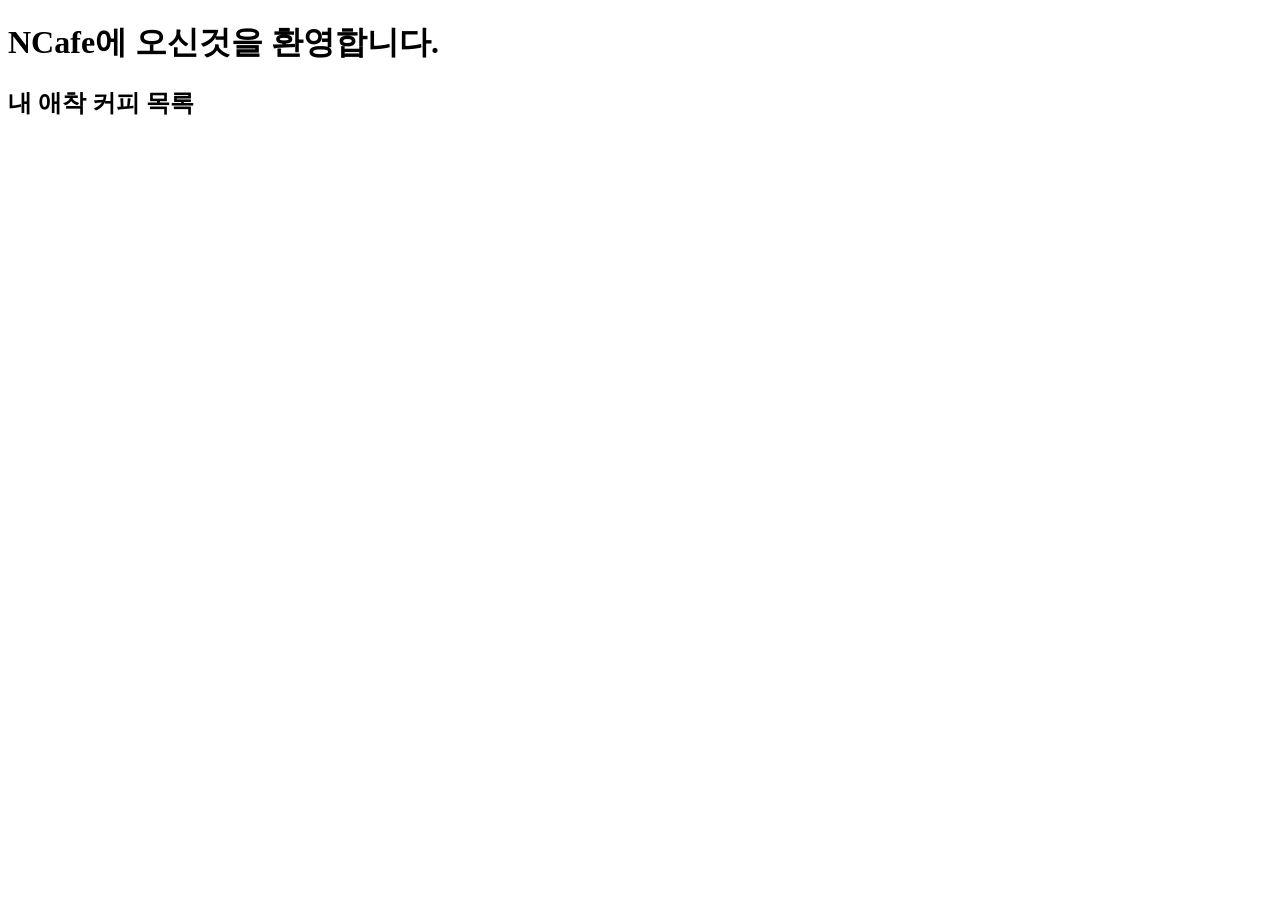
<file: index.html>
<!DOCTYPE html>
<html lang="en">
<head>
  <meta charset="UTF-8">
  <meta name="viewport" content="width=device-width, initial-scale=1.0">
  <title>Document</title>
</head>
<body>
  <header>
      <h1>NCafe에 오신것을 환영합니다.</h1>
  </header>
  <main>
    <section>
      <h1>내 애착 커피 목록</h1>
    </section>
  </main>
</body>
</html>
</file>
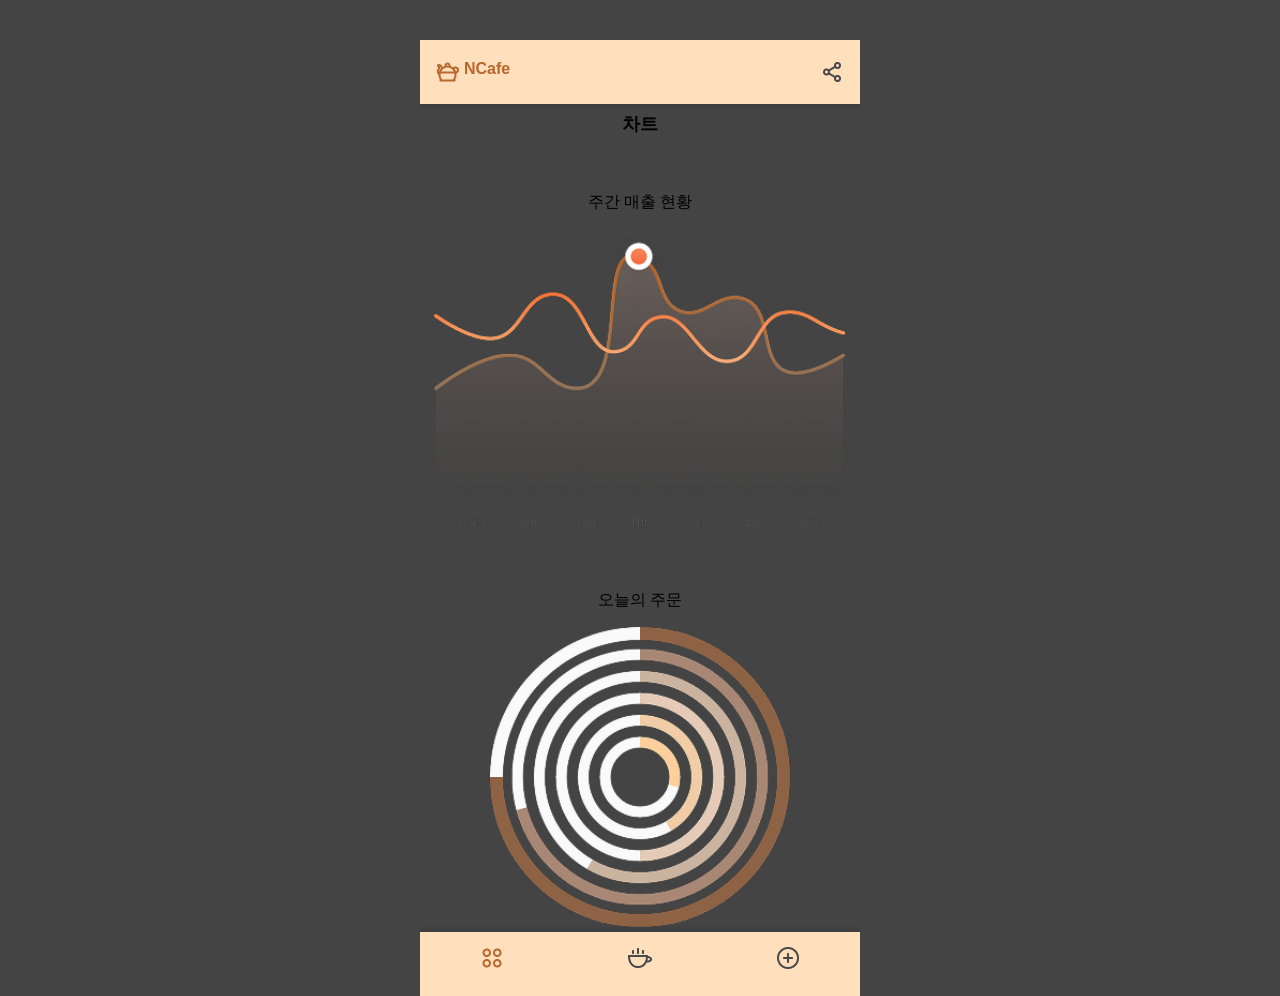
<file: report/index.html>
<!DOCTYPE html>
<html lang="en">

<head>
    <meta charset="UTF-8">
    <meta name="viewport" content="width=device-width, initial-scale=1.0">
    <title>Document</title>
    <link rel="stylesheet" href="/report/asset/css/reset.css">
    <link rel="stylesheet" href="/report/asset/css/common.css">
    <link rel="stylesheet" href="/report/asset/css/index.css">
</head>

<body>
    <div id="root">
        <!-- header s -->
        <header class="header">
            <h1><a href="/report/index.html" class="header-root"><span class="icon"></span>NCafe</a></h1>
            <!-- header 제목 -->
            <div>
                <button class="icon icon-share-btn"></button>
            </div>
        </header>
        <!-- header e -->
        <!-- main s -->
        <div class="body">
            <!-- main/section s -->
            <section class="main_section">
                <h1>차트</h1> <!-- main section 제목 -->
                <div class="chart_section">
                    <!-- 주간 매출 현황 section s -->
                    <article>
                        <h1>주간 매출 현황</h1> <!-- 주간 매출 현황 제목 -->
                        <div>
                            <img src="/report/asset/image/chart-weekly.png" alt="">
                        </div>
                    </article>
                    <!-- 주간 매출 현황 section e -->
                    <!-- 오늘의 주문 section s -->
                    <article>
                        <h1>오늘의 주문</h1> <!-- 오늘의 주문 제목 -->
                        <div>
                            <img src="/report/asset/image/chart-today.png" alt="">
                        </div>
                    </article>
                    <!-- 오늘의 주문 section e -->
                </div>
            </main>
            <!-- main/section e -->
        </main>
        <!-- footer s -->
        <footer class="footer">
            <section>
                <h1>사이트 정보</h1>
                <div>
                    <section>
                        <h1 class="hidden">정보</h1>
                        <div class="site-info-section">
                            <section>
                                <h1>핵심 바로가기</h1>
                                <ul>
                                    <li><a href="/report/index.html">대쉬보드</a></li>
                                    <li><a href="/report/menu/list.html">메뉴 리스트</a></li>
                                </ul>
                            </section>
                            <section>
                                <h1>하이미디어 아카데미 신촌점</h1>
                                <dl>
                                    <dt>기관명</dt>
                                    <dd>하이미디어 아카데미 신촌점</dd>
                                    <dt>서비스명</dt>
                                    <dd>NCafe</dd>
                                    <dt>등록번호</dt>
                                    <dd>111-222-3333</dd>
                                    <dt>팀명</dt>
                                    <dd>2조</dd>
                                </dl>
                            </section>
                            <section>
                                <h1>연락처</h1>
                                <dl>
                                    <dt>주소</dt>
                                    <dd>서울특별시 서대문구 신촌로</dd>
                                    <dt>전화</dt>
                                    <dd>111-2222-3333</dd>
                                    <dt>이메일</dt>
                                    <dd>ncafe@ncafe.com</dd>
                                </dl>
                            </section>
                        </div>
                    </section>
                    <section>
                        <h1 class="hidden">저작권</h1>
                        <div class="copyright">
                            <p>Copyright &copy; 2025 NCafe App. All rights reserved.</p>
                            <p>Designed and Developed by 하이미디어 아카데미 신촌점</p>
                        </div>
                    </section>
                </div>
            </section>
        </footer>
        <nav class="tool-bar">
            <h1>바로가기 메뉴</h1> <!-- nav 제목 -->
            <ul>
                <li><a href="/admin/index.html">대시보드</a></li>
                <li><a href="/admin/menu/list.html">메뉴목록</a></li>
                <li><a href="/admin/menu/create.html">메뉴추가</a></li>
            </ul>
        </nav>
        <!--  footer e -->
        <!-- nav s -->
        <nav class="nav">
            <h1 class="hidden">바로가기 메뉴</h1> <!-- nav 제목 -->
            <ul>
                <li><a class="icon icon-dashboard active" href="/report/index.html"></a></li>
                <li><a class="icon icon-menulist" href="/report/menu/list.html"></a></li>
                <li><a class="icon icon-create" href="/report/menu/create.html"></a></li>
            </ul>
        </nav>
        <!-- nav e -->
    </div>
</body>

</html>
</file>
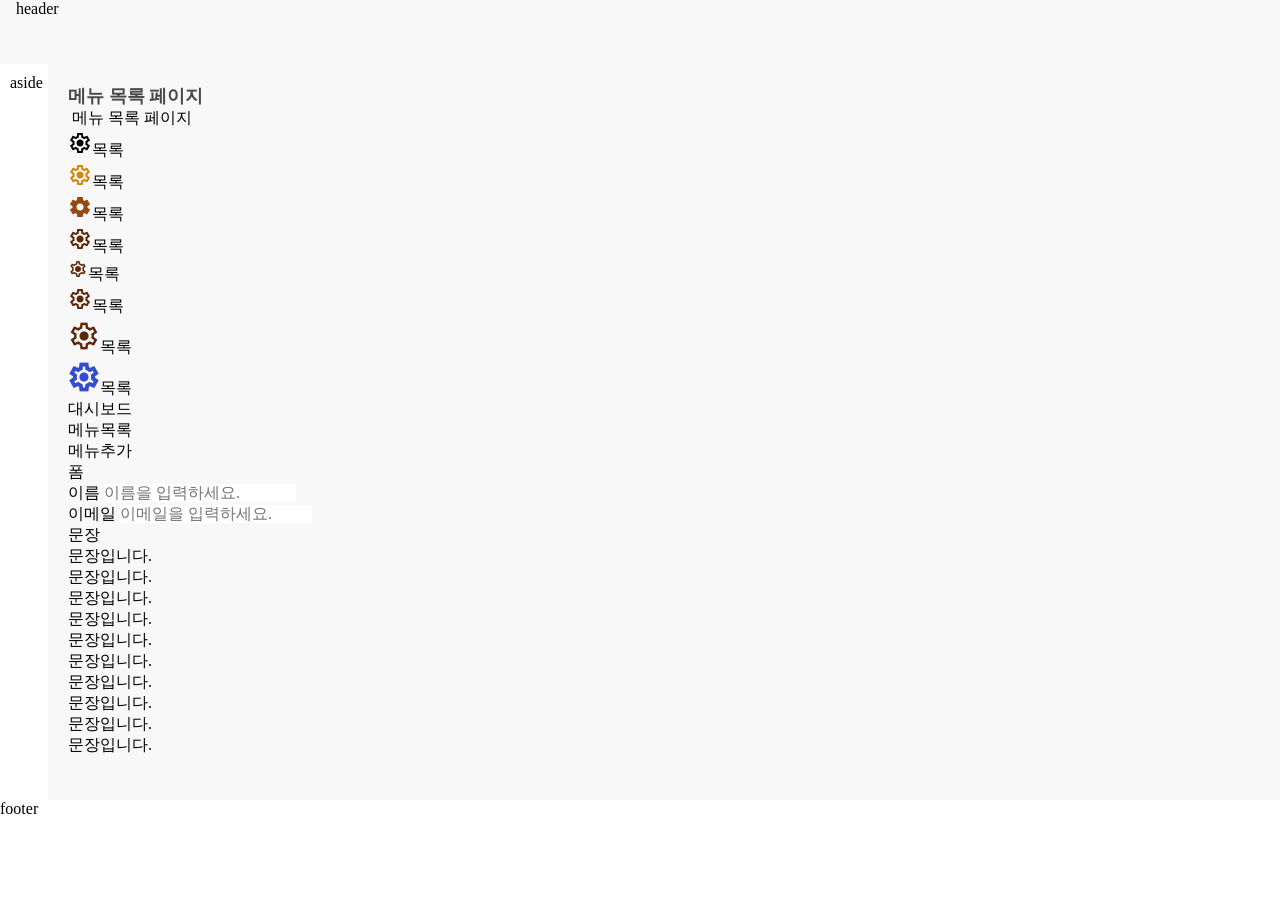
<file: admin/layout.html>
<!DOCTYPE html>
<html lang="en">

<head>
  <meta charset="UTF-8">
  <meta name="viewport" content="width=device-width, initial-scale=1.0">
  <title>Document</title>
  <link rel="stylesheet" href="https://fonts.googleapis.com/css2?family=Material+Symbols+Outlined:opsz,wght,FILL,GRAD@20..48,100..700,0..1,-50..200" />
  <link rel="stylesheet" href="../css/reset.css">
  <link rel="stylesheet" href="../css/style.css">
  <!-- <link rel="stylesheet" href="../css/n-icon.css"> -->
  <link rel="stylesheet" href="layout.css">  
  <style>


    .heading1{

    }

    .headding::before{
        font-family: "Material Symbols Outlined";
        content: "\e87d";
        font-size: 24px;
        color: red;
        display: inline-block;
        width: 24px;
    }


    .heading2::before{
        font-family: "Material Symbols Outlined";
        content: "\e8b8";
        font-size: 24px;
        color: red;
        display: inline-block;
        width: 24px;
    }



  </style>
</head>

<body>
    <div id="root">
        <header class="header">header</header>
        <div class="body">
            <aside class="aside">aside</aside>
            <main>
                <h1 class="heading:1">메뉴 목록 페이지</h1>
                <h1 class="n-icon icon:favorite-red">                    
                    <!-- <span> hello </span> -->
                    메뉴 목록 페이지
                </h1>
                <!-- 목록 -->
                <section>
                    <h1 class="n-icon icon:settings">목록</h1>
                    <h1 class="n-icon icon:settings icon-color:main-1">목록</h1>
                    <h1 class="n-icon icon:settings icon-color:main-2 icon-fill:1">목록</h1>
                    <h1 class="n-icon icon:settings icon-color:main-3">목록</h1>
                    <h1 class="n-icon icon:settings icon-color:main-3 icon-size:1">목록</h1>
                    <h1 class="n-icon icon:settings icon-color:main-3 icon-size:2">목록</h1>
                    <h1 class="n-icon icon:settings icon-color:main-3 icon-size:3">목록</h1>
                    <h1 class="n-icon icon:settings icon-color:accent-1 icon-size:3 icon-weight:bold">목록</h1>
                    <ul>
                        <li><a href="/admin/index.html">대시보드</a></li>
                        <li><a href="/admin/menu/list.html">메뉴목록</a></li>
                        <li><a href="/admin/menu/create.html">메뉴추가</a></li>
                    </ul>
                </section>
                <!-- 폼 -->
                 <section>
                    <h1>폼</h1>
                    <form>
                        <div>
                            <label>이름 <input type="text" name="name" placeholder="이름을 입력하세요."></label>
                        </div>
                        <div>
                            <label>이메일 <input type="email" name="email" placeholder="이메일을 입력하세요."></label>
                        </div>
                    </form>
                 </section>
                <!-- 문장 -->
                <section>
                    <h1>문장</h1>
                    <p>문장입니다.<br>문장입니다.<br>문장입니다.<br>문장입니다.<br>문장입니다.<br>문장입니다.<br>문장입니다.<br>문장입니다.<br>문장입니다.<br>문장입니다.</p>
                </section>

                <!-- 표 -->
            </main>
        </div>
        <!-- <nav class="tool-bar">
            <h1>바로가기 메뉴</h1>
            <ul>
                <li><a href="/admin/index.html">대시보드</a></li>
                <li><a href="/admin/menu/list.html">메뉴목록</a></li>
                <li><a href="/admin/menu/create.html">메뉴추가</a></li>
            </ul>
        </nav> -->
        <footer class="footer">footer</footer>
    </div>
</body>
<!--  footer e -->

</html>
</file>
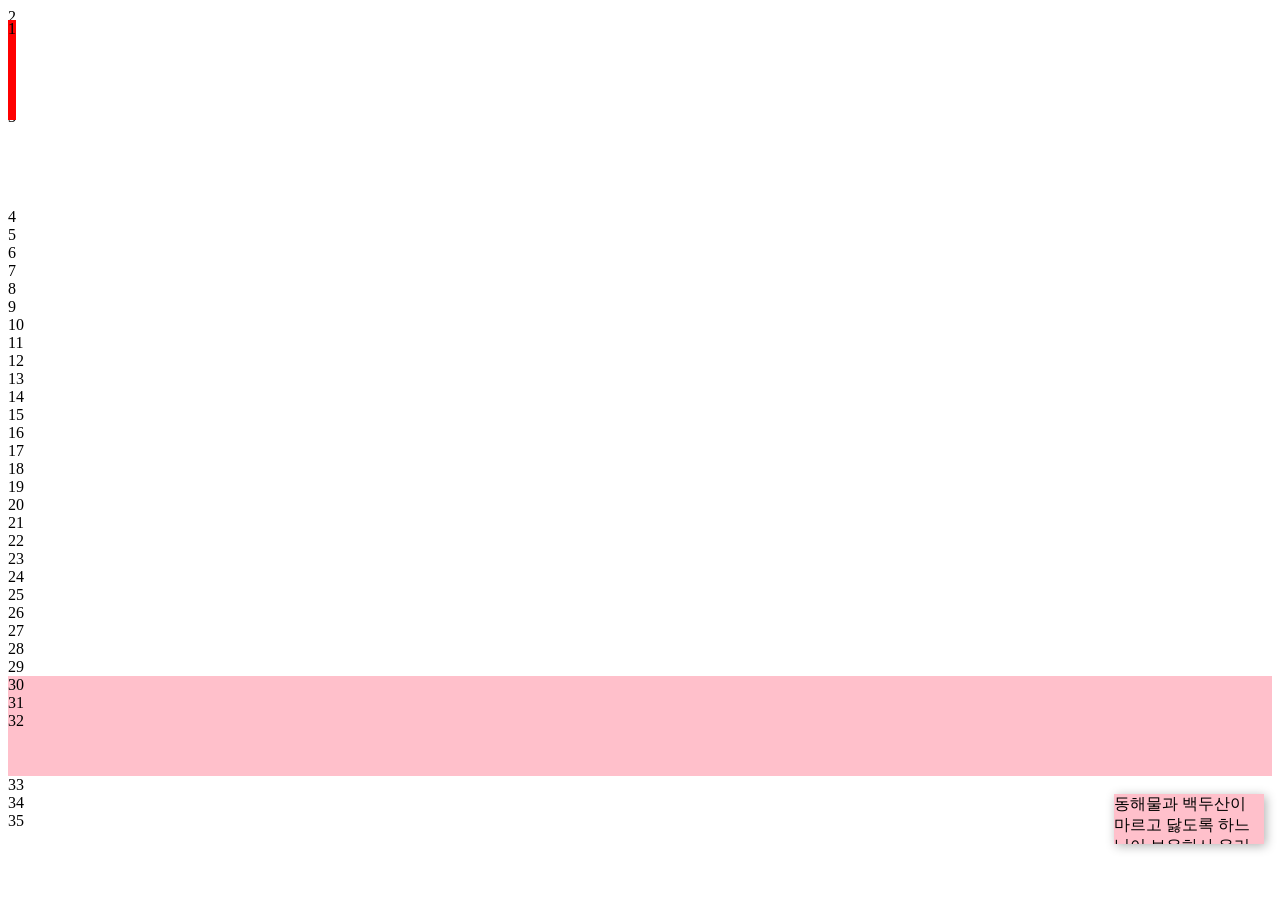
<file: report/laoyout.html>
<!DOCTYPE html>
<html lang="en">
<head>
    <meta charset="UTF-8">
    <meta name="viewport" content="width=device-width, initial-scale=1.0">
    <title>Document</title>
    <style>
    
    div{
        height: 100px;
    }

    div:nth-child(2){
        background-color: red;
        position: fixed;
        top: 20px;
    }

    .elevated-btn{
        width: 150px;
        height: 50px;
        overflow:hidden;
        background-color: pink;
        /* box-shadow: 10px 10px 10px 10px rgba(0, 0, 0, 0.5); */
        position: fixed;
        right: 16px;
        bottom: 56px;

        box-shadow: 2px 2px 10px 0px rgba(0, 0, 0, 0.3);
        /* background: radial-gradient(#ff0000 0%, #ffffff 100%); */
    }

    </style>
</head>
<body>
    <div class="elevated-btn">동해물과 백두산이 마르고 닳도록 하느님이 보우하사 우리 나라만세 버튼</div>
    <div>1</div>
    <div>2</div>
    <div>3</div>
        4<br>
        5<br>
        6<br>
        7<br>
        8<br>
        9<br>
        10<br>
        11<br>
        12<br>
        13<br>
        14<br>
        15<br>
        16<br>
        17<br>
        18<br>
        19<br>
        20<br>
        21<br>
        22<br>
        23<br>
        24<br>
        25<br>
        26<br>
        27<br>
        28<br>
        29<br>
        <div style="background-color: pink;">
            30<br>
            31<br>
            32<br>
        </div>
        33<br>
        34<br>
        35<br>
</body>
</html>
</file>
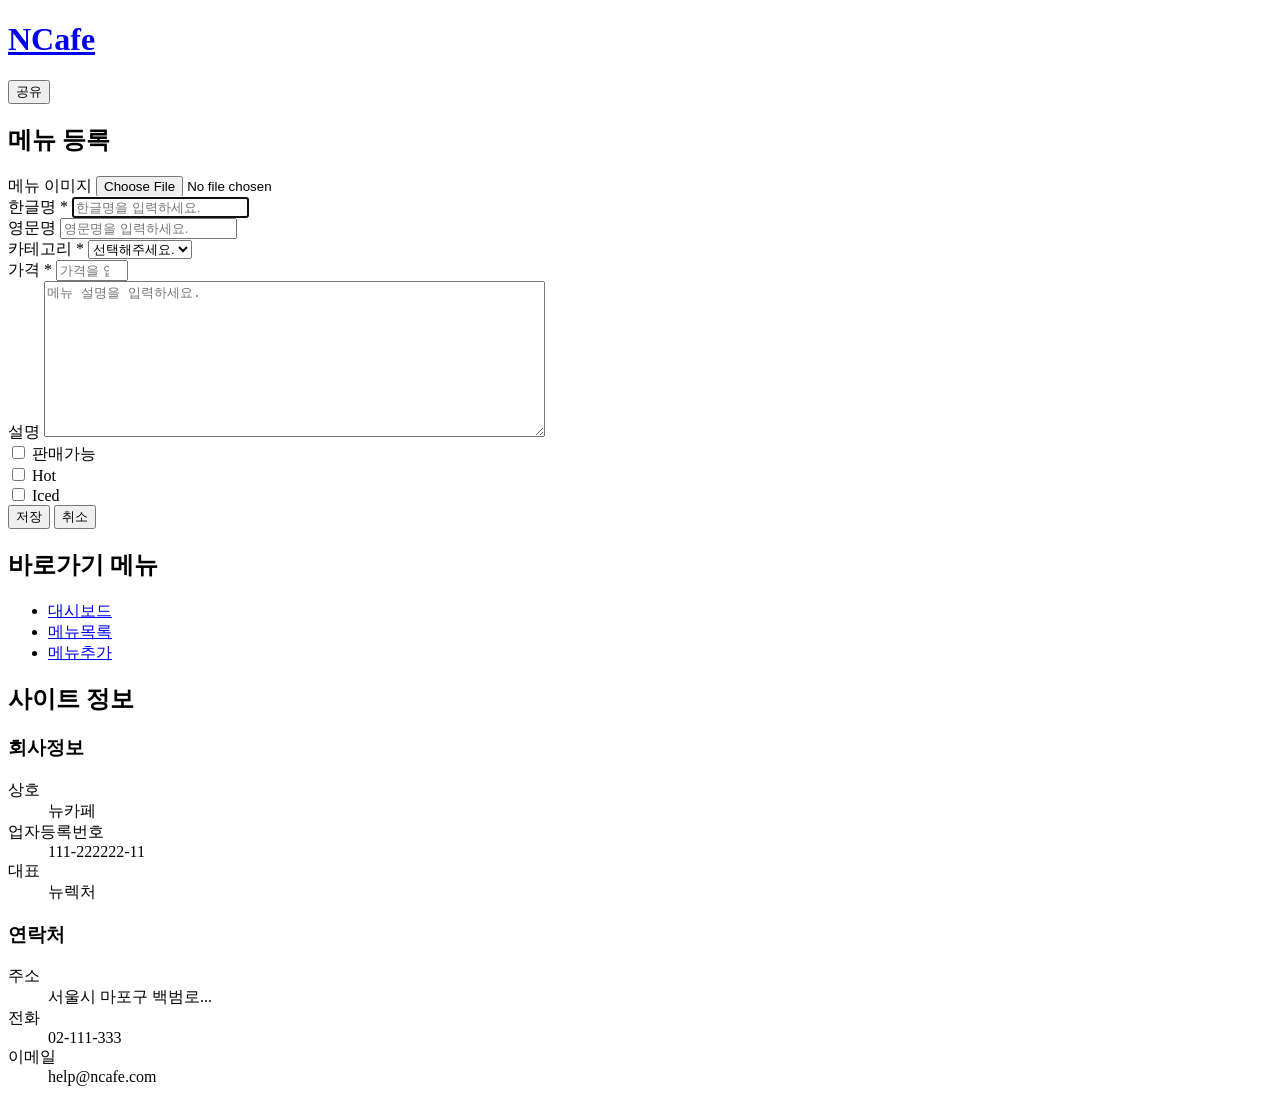
<file: admin/menu/create.html>
<!DOCTYPE html>
<html lang="en">

<head>
    <meta charset="UTF-8">
    <meta name="viewport" content="width=device-width, initial-scale=1.0">
    <title>Document</title>
</head>

<body>
    <!-- === header ===================== -->
    <header>
        <h1><a href="/index.html">NCafe</a></h1>
        <div>
            <button>공유</button>
        </div>
    </header>
    <!-- === main ===================== -->
    <main>
        <section>
            <h1>메뉴 등록</h1>
            <form id="menu-form" method="post" action="create.php">
                <div>
                    <label>
                        메뉴 이미지 <input type="file">
                    </label>
                </div>
                <div>
                    <label>
                        한글명 <span>*</span>
                        <input type="text" name="kor-name" required placeholder="한글명을 입력하세요." minlength="2"
                            maxlength="8" autocomplete="off" title="예)아메리카노" pattern="^[가-힣]+$" autofocus>
                    </label>
                </div>
                <div>
                    <label>
                        영문명 <input type="text" name="eng-name" placeholder="영문명을 입력하세요." pattern="^[a-zA-Z]+$"
                            title="예)Americano">
                    </label>
                </div>
                <div>
                    <label>
                        카테고리 <span>*</span>
                        <select name="category-id" required>
                            <option value="">선택해주세요.</option>
                            <option value="1">커피</option>
                            <option value="2">논커피</option>
                            <option value="3">티/차</option>
                            <option value="4">에이드</option>
                            <option value="5">주스/스무디</option>
                            <option value="6">아이스크림</option>
                            <option value="7">베이커리</option>
                        </select>
                    </label>
                </div>
                <div>
                    <label>
                        가격 <span>*</span>
                        <input type="number" name="price" required placeholder="가격을 입력하세요." min="100" max="10000">
                    </label>
                </div>

                <div>
                    <label>
                        설명
                        <textarea cols="60" rows="10" name="description" placeholder="메뉴 설명을 입력하세요."></textarea>
                    </label>
                </div>

                <div>
                    <label>
                        <input type="checkbox" name="is-sellable">
                        판매가능
                    </label>
                </div>

                <div>
                    <label>
                        <input type="checkbox" name="is-hot">
                        Hot
                    </label>
                </div>

                <div>
                    <label>
                        <input type="checkbox" name="is-ice">
                        Iced
                    </label>
                </div>
                <div>
                    <button>저장</button>
                    <button type="button" onclick="location.href='list.html'">취소</button>
                </div>
            </form>
        </section>
    </main>
    <!-- === nav ==================== -->
    <nav>
        <h1>바로가기 메뉴</h1>
        <ul>
            <li><a href="/admin/index.html">대시보드</a></li>
            <li><a href="/admin/menu/list.html">메뉴목록</a></li>
            <li><a href="/admin/menu/create.html">메뉴추가</a></li>
        </ul>
    </nav>
    <!-- === footer ==================== -->
    <footer>
        <section>
            <h1>사이트 정보</h1>
            <div>
                <section>
                    <h1>회사정보</h1>
                    <dl>
                        <dt>상호</dt>
                        <dd>뉴카페</dd>
                        <dt>업자등록번호</dt>
                        <dd>111-222222-11</dd>
                        <dt>대표</dt>
                        <dd>뉴렉처</dd>
                    </dl>
                </section>
                <section>
                    <h1>연락처</h1>
                    <dl>
                        <dt>주소</dt>
                        <dd>서울시 마포구 백범로...</dd>
                        <dt>전화</dt>
                        <dd>02-111-333</dd>
                        <dt>이메일</dt>
                        <dd>help@ncafe.com</dd>
                    </dl>
                </section>
            </div>
        </section>
    </footer>
</body>

</html>
</file>
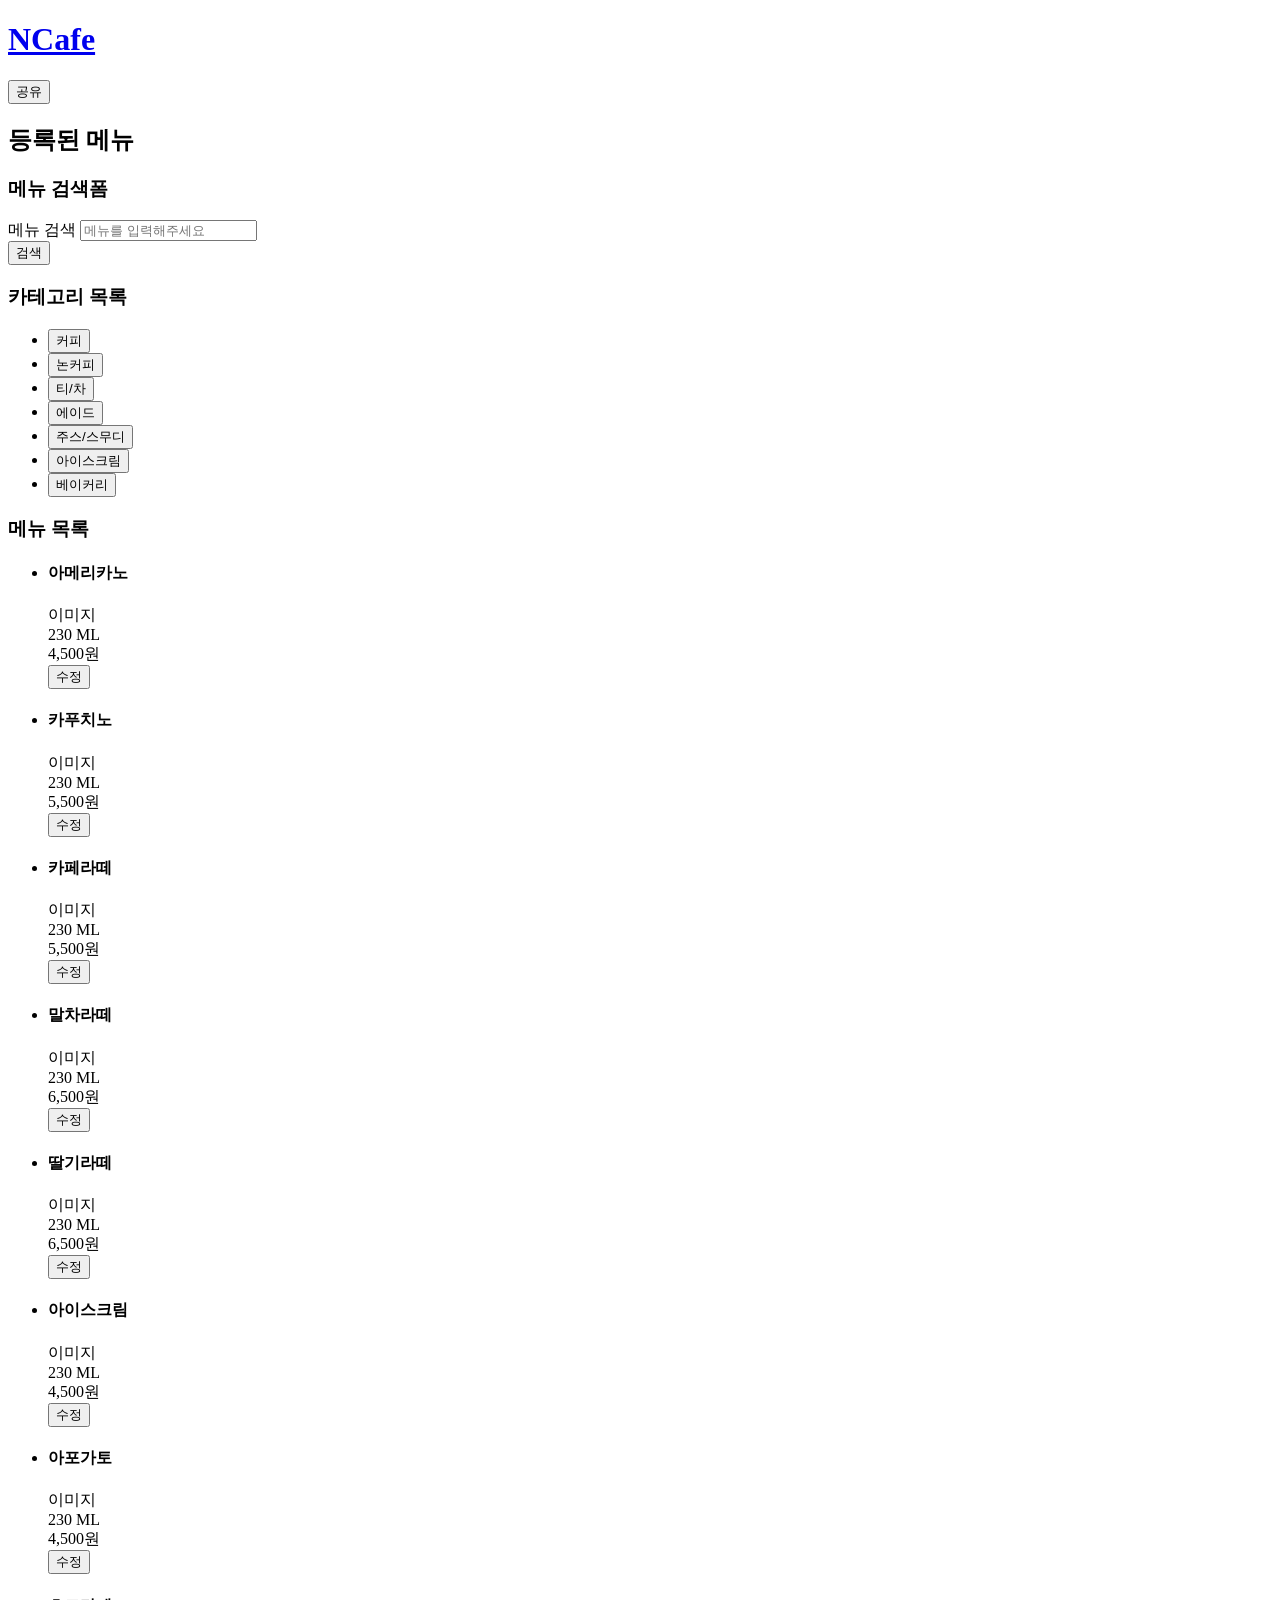
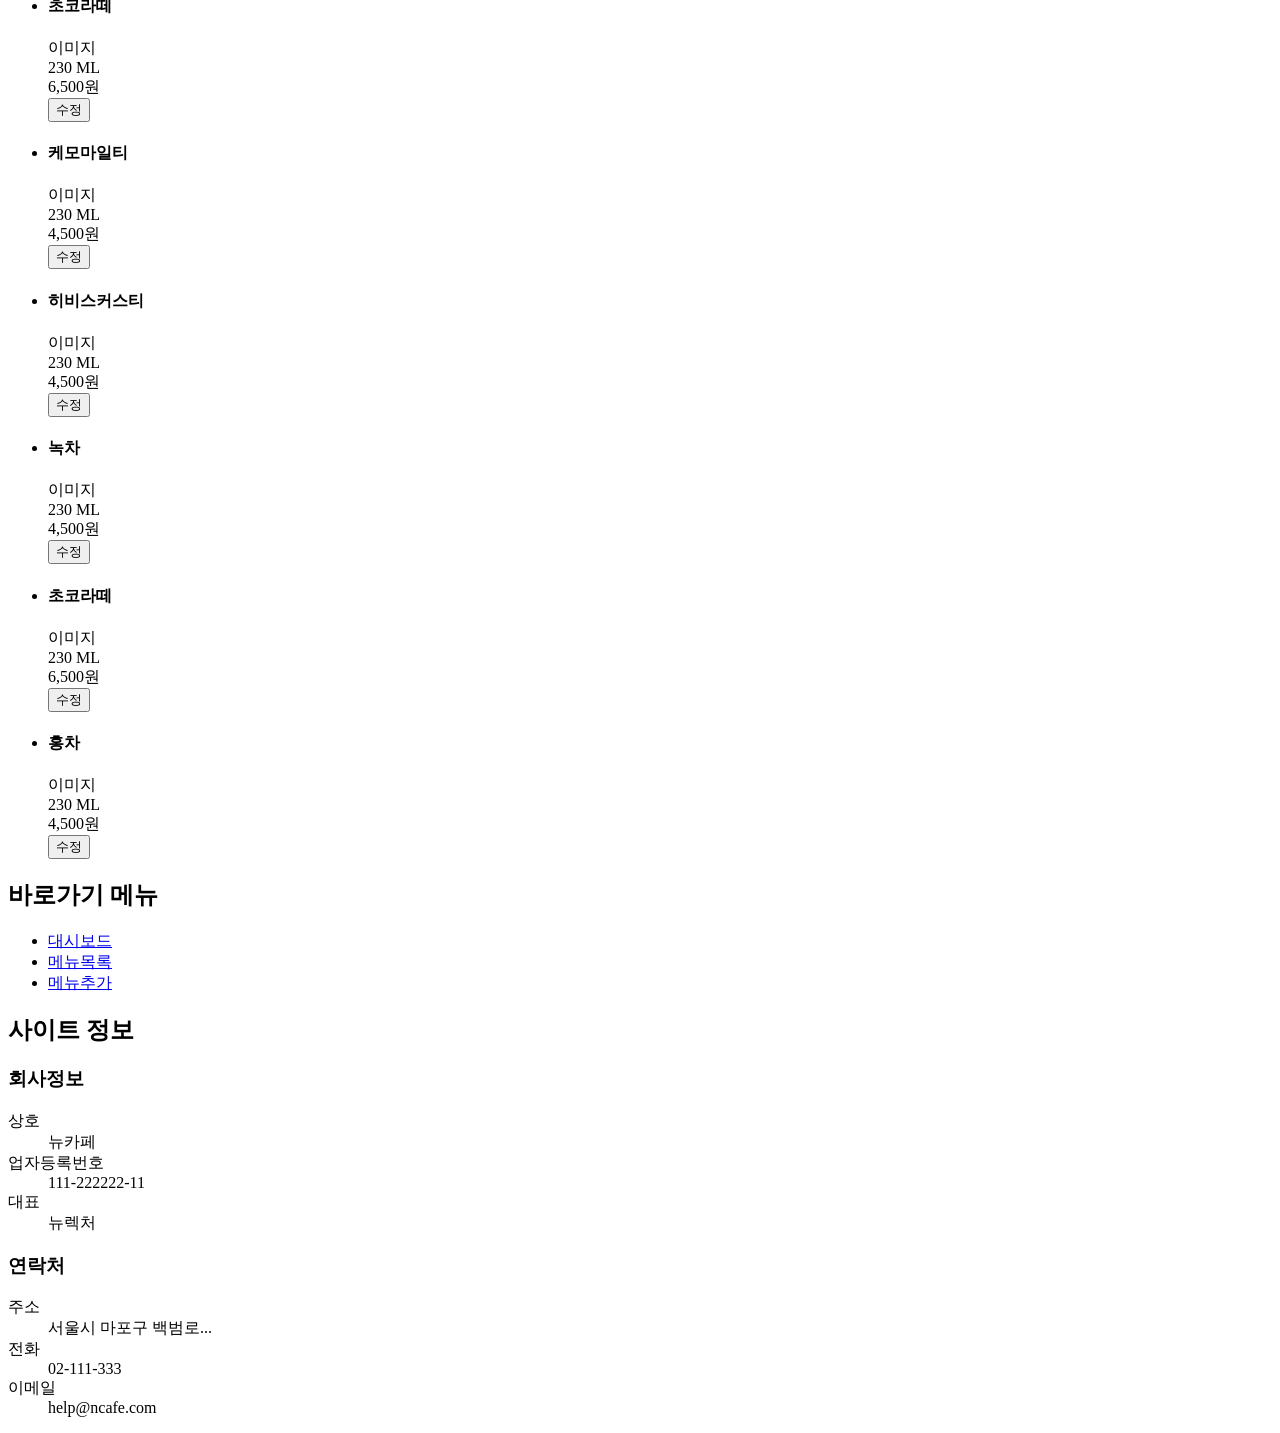
<file: admin/menu/list.html>
<!DOCTYPE html>
<html lang="en">


<head>
  <meta charset="UTF-8">
  <meta name="viewport" content="width=device-width, initial-scale=1.0">
  <title>Document</title>
</head>

<body>
  <!-- header s -->
  <header>
    <h1><a href="/index.html">NCafe</a></h1> <!-- header 제목 -->
    <div>
      <button>공유</button>
    </div>
  </header>
  <!-- header e -->
  <!-- main s -->
  <main>
    <!-- main section s -->
    <section>
      <h1>등록된 메뉴</h1> <!-- main section 제목 -->
      <div>
        <!-- 메뉴 검색 section s-->
        <section>
          <h1>메뉴 검색폼</h1> <!-- 메뉴검색 section 제목 -->
          <form>
            <label>메뉴 검색 <input type="text" name="menu-search" placeholder="메뉴를 입력해주세요"></label>
            <div>
              <button>검색</button>
            </div>
          </form>
        </section>
        <!-- 메뉴 검색 section e -->
        <!--  카테고리 목록 section s -->
        <section>
          <h1>카테고리 목록</h1> <!-- 카테고리 section 제목  -->
          <ul>
            <li><button>커피</button></li>
            <li><button>논커피</button></li>
            <li><button>티/차</button></li>
            <li><button>에이드</button></li>
            <li><button>주스/스무디</button></li>
            <li><button>아이스크림</button></li>
            <li><button>베이커리</button></li>
          </ul>
        </section>
        <!-- 카테고리 목록 section e -->
        <!-- 메뉴 목록 section s -->
        <section>
          <h1>메뉴 목록</h1> <!-- 메뉴목록 section 제목 -->
          <ul>
            <!-- 메뉴 -->
            <li>
              <article onclick="location.href='detail.html'">
                <h1>아메리카노</h1> <!-- 메뉴 제목 -->
                <div>
                  <div>이미지</div>
                  <div>230 ML</div>
                  <div>4,500원</div>
                  <div>
                    <button onclick="event.stopPropagation(); location.href='edit.html';">수정</button>
                  </div>
                </div>
              </article>
            </li>
            <!-- 메뉴 -->
            <li>
              <article onclick="location.href='detail.html'">
                <h1>카푸치노</h1>
                <div>
                  <div>이미지</div>
                  <div>230 ML</div>
                  <div>5,500원</div>
                  <div>
                    <button>수정</button>
                  </div>
                </div>
              </article>
            </li>
            <!-- 메뉴 -->
            <li>
              <article>
                <h1>카페라떼</h1>
                <div>
                  <div>이미지</div>
                  <div>230 ML</div>
                  <div>5,500원</div>
                  <div>
                    <button>수정</button>
                  </div>
                </div>
              </article>
            </li>
            <!-- 메뉴 -->
            <li>
              <article>
                <h1>말차라떼</h1>
                <div>
                  <div>이미지</div>
                  <div>230 ML</div>
                  <div>6,500원</div>
                  <div>
                    <button>수정</button>
                  </div>
                </div>
              </article>
            </li>
            <!-- 메뉴 -->
            <li>
              <article>
                <h1>딸기라떼</h1>
                <div>
                  <div>이미지</div>
                  <div>230 ML</div>
                  <div>6,500원</div>
                  <div>
                    <button>수정</button>
                  </div>
                </div>
              </article>
            </li>
            <!-- 메뉴 -->
            <li>
              <article>
                <h1>아이스크림</h1>
                <div>
                  <div>이미지</div>
                  <div>230 ML</div>
                  <div>4,500원</div>
                  <div>
                    <button>수정</button>
                  </div>
                </div>
              </article>
            </li>
            <!-- 메뉴 -->
            <li>
              <article>
                <h1>아포가토</h1>
                <div>
                  <div>이미지</div>
                  <div>230 ML</div>
                  <div>4,500원</div>
                  <div>
                    <button>수정</button>
                  </div>
                </div>
              </article>
            </li>
            <!-- 메뉴 -->
            <li>
              <article>
                <h1>초코라떼</h1>
                <div>
                  <div>이미지</div>
                  <div>230 ML</div>
                  <div>6,500원</div>
                  <div>
                    <button>수정</button>
                  </div>
                </div>
              </article>
            </li>
            <!-- 메뉴 -->
            <li>
              <article>
                <h1>케모마일티</h1>
                <div>
                  <div>이미지</div>
                  <div>230 ML</div>
                  <div>4,500원</div>
                  <div>
                    <button>수정</button>
                  </div>
                </div>
              </article>
            </li>
            <!-- 메뉴 -->
            <li>
              <article>
                <h1>히비스커스티</h1>
                <div>
                  <div>이미지</div>
                  <div>230 ML</div>
                  <div>4,500원</div>
                  <div>
                    <button>수정</button>
                  </div>
                </div>
              </article>
            </li>
            <!-- 메뉴 -->
            <li>
              <article>
                <h1>녹차</h1>
                <div>
                  <div>이미지</div>
                  <div>230 ML</div>
                  <div>4,500원</div>
                  <div>
                    <button>수정</button>
                  </div>
                </div>
              </article>
            </li>
            <!-- 메뉴 -->
            <li>
              <article>
                <h1>초코라떼</h1>
                <div>
                  <div>이미지</div>
                  <div>230 ML</div>
                  <div>6,500원</div>
                  <div>
                    <button>수정</button>
                  </div>
                </div>
              </article>
            </li>
            <!-- 메뉴 -->
            <li>
              <article>
                <h1>홍차</h1>
                <div>
                  <div>이미지</div>
                  <div>230 ML</div>
                  <div>4,500원</div>
                  <div>
                    <button>수정</button>
                  </div>
                </div>
              </article>
            </li>
          </ul>
        </section>
        <!-- 메뉴 목록 section e -->
      </div>
    </section>
    <!-- main section e -->
  </main>
  <!-- main e -->
  <!-- nav s -->
  <nav>
    <h1>바로가기 메뉴</h1>
    <ul>
      <li><a href="/admin/index.html">대시보드</a></li>
      <li><a href="/admin/menu/list.html">메뉴목록</a></li>
      <li><a href="/admin/menu/create.html">메뉴추가</a></li>
    </ul>
  </nav>
  <!-- nav e -->
  <!-- footer s -->
  <footer>
    <section>
      <h1>사이트 정보</h1>
      <div>
        <section>
          <h1>회사정보</h1>
          <dl>
            <dt>상호</dt>
            <dd>뉴카페</dd>
            <dt>업자등록번호</dt>
            <dd>111-222222-11</dd>
            <dt>대표</dt>
            <dd>뉴렉처</dd>
          </dl>
        </section>
        <section>
          <h1>연락처</h1>
          <dl>
            <dt>주소</dt>
            <dd>서울시 마포구 백범로...</dd>
            <dt>전화</dt>
            <dd>02-111-333</dd>
            <dt>이메일</dt>
            <dd>help@ncafe.com</dd>
          </dl>
        </section>
      </div>
    </section>
  </footer>
  <!-- footer e -->
</body>


</html>
</file>
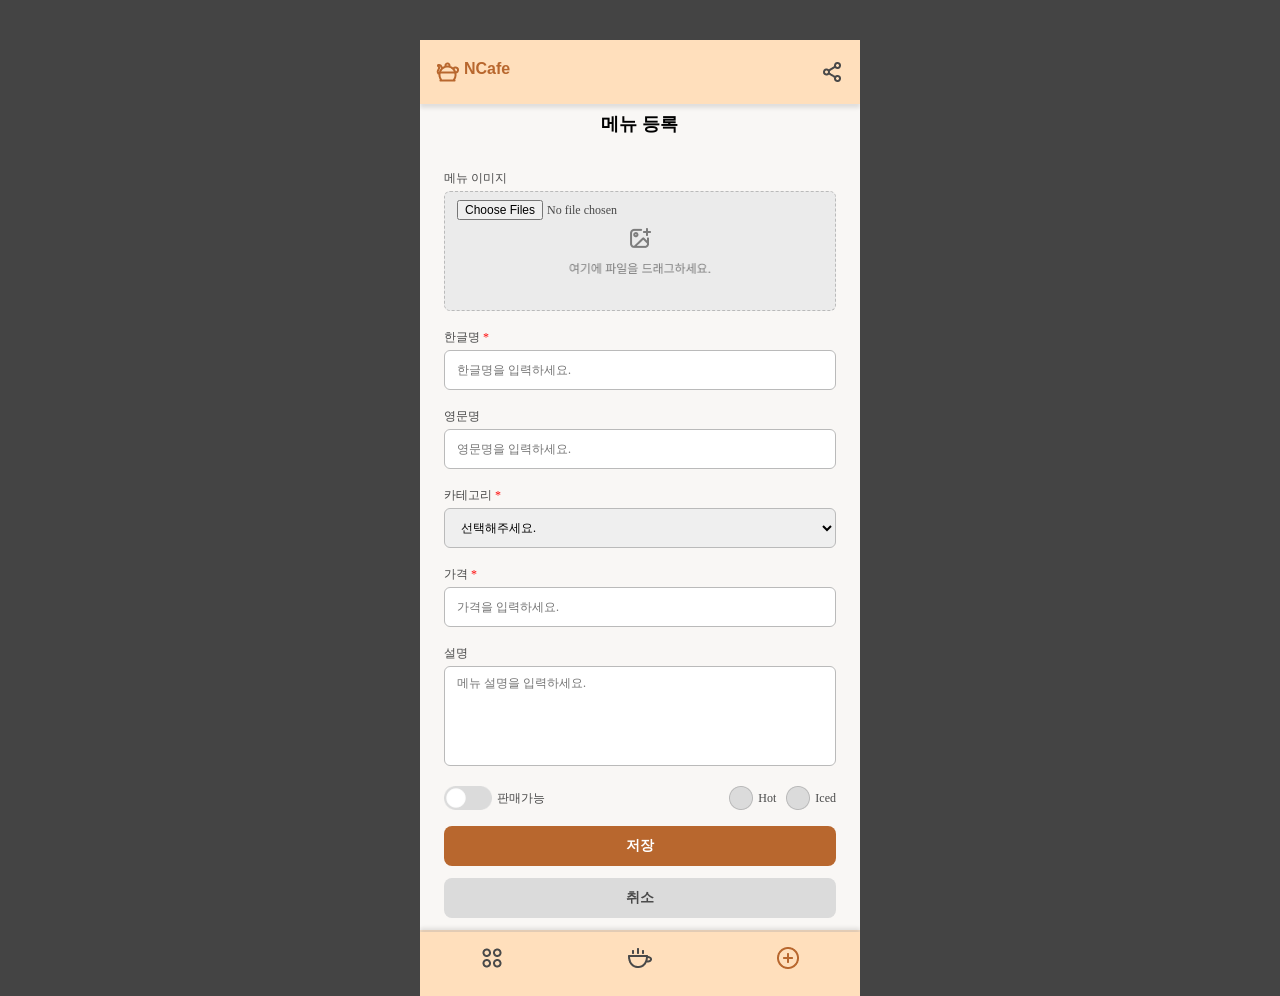
<file: report/menu/create.html>
<!DOCTYPE html>
<html lang="en">

<head>
    <meta charset="UTF-8">
    <meta name="viewport" content="width=device-width, initial-scale=1.0">
    <title>Document</title>
    <link rel="stylesheet" href="/report/asset/css/reset.css">
    <link rel="stylesheet" href="/report/asset/css/common.css">
    <link rel="stylesheet" href="/report/asset/css/create.css">
</head>

<body>
    <div id="root">
        <!-- === header ===================== -->
        <header class="header">
            <h1><a href="/report/index.html" class="header-root"><span class="icon"></span>NCafe</a></h1>
            <!-- header 제목 -->
            <div>
                <button class="icon icon-share-btn"></button>
            </div>
        </header>
        <!-- === main ===================== -->
        <main>
            <section class="main_section">
                <h1>메뉴 등록</h1>
                <form class="create-form" id="menu-form" method="post" action="create.php">
                    <div>
                        <label>
                            메뉴 이미지 <input class="icon" type="file" accept="image/*" multiple>
                        </label>
                    </div>
                    <div>
                        <label>
                            한글명 <span>*</span>
                            <input type="text" name="kor-name" required placeholder="한글명을 입력하세요." minlength="2"
                                maxlength="8" autocomplete="off" title="예)아메리카노" pattern="^[가-힣]+$" autofocus>
                        </label>
                    </div>
                    <div>
                        <label>
                            영문명 <input type="text" name="eng-name" placeholder="영문명을 입력하세요." pattern="^[a-zA-Z]+$"
                                title="예)Americano">
                        </label>
                    </div>
                    <div>
                        <label>
                            카테고리 <span>*</span>
                            <select name="category-id" required>
                                <option value="">선택해주세요.</option>
                                <option value="1">커피</option>
                                <option value="2">논커피</option>
                                <option value="3">티/차</option>
                                <option value="4">에이드</option>
                                <option value="5">주스/스무디</option>
                                <option value="6">아이스크림</option>
                                <option value="7">베이커리</option>
                            </select>
                        </label>
                    </div>
                    <div>
                        <label>
                            가격 <span>*</span>
                            <input type="number" name="price" required placeholder="가격을 입력하세요." min="100" max="10000">
                        </label>
                    </div>

                    <div>
                        <label>
                            설명
                            <textarea cols="60" rows="10" name="description" placeholder="메뉴 설명을 입력하세요."></textarea>
                        </label>
                    </div>

                    <div class="checkbox-form">
                        <div class="form-chkBox-sellable">
                            <label>
                                <input type="checkbox" class="chkBox-sellable" name="is-sellable">
                                <span class="icon"></span>
                                판매가능
                            </label>
                        </div>

                        <div class="form-is-hot-ice-chkbox">
                            <div>
                                <label>
                                    <input type="checkbox" class="chkBox-hot" name="is-hot">
                                    <span class="icon"></span>
                                    Hot
                                </label>
                            </div>

                            <div>
                                <label>
                                    <input type="checkbox" class="chkBox-ice" name="is-ice">
                                    <span class="icon"></span>
                                    Iced
                                </label>
                            </div>
                        </div>
                    </div>
                    <div class="button-page">
                        <button>저장</button>
                        <button type="button" onclick="location.href='list.html'">취소</button>
                    </div>
                </form>
            </section>
        </main>
        <!-- footer s -->
        <footer class="footer">
            <section>
                <h1>사이트 정보</h1>
                <div>
                    <section class="site-info-section">
                        <section>
                            <h1>하이미디어 아카데미 신촌점</h1>
                            <dl>
                                <dt>기관명</dt>
                                <dd>하이미디어 아카데미 신촌점</dd>
                                <dt>서비스명</dt>
                                <dd>NCafe</dd>
                                <dt>등록번호</dt>
                                <dd>111-222-3333</dd>
                                <dt>팀명</dt>
                                <dd>2조</dd>
                            </dl>
                        </section>
                        <section>
                            <h1>연락처</h1>
                            <dl>
                                <dt>주소</dt>
                                <dd>서울특별시 서대문구 신촌로</dd>
                                <dt>전화</dt>
                                <dd>111-2222-3333</dd>
                                <dt>이메일</dt>
                                <dd>ncafe@ncafe.com</dd>
                            </dl>
                        </section>
                        <section>
                            <h1>핵심 바로가기</h1>
                            <ul>
                                <li><a href="/report/index.html">대쉬보드</a></li>
                                <li><a href="/report/menu/list.html">메뉴 리스트</a></li>
                            </ul>
                        </section>
                    </section>
                    <div class="copyright">
                        <p>Copyright &copy; 2025 NCafe App. All rights reserved.</p>
                        <p>Designed and Developed by 하이미디어 아카데미 신촌점</p>
                    </div>
                </div>
            </section>
        </footer>
        <!--  footer e -->
        <!-- nav s -->
        <nav class="nav">
            <h1>바로가기 메뉴</h1> <!-- nav 제목 -->
            <ul>
                <li><a class="icon icon-dashboard" href="/report/index.html"></a></li>
                <li><a class="icon icon-menulist" href="/report/menu/list.html"></a></li>
                <li><a class="icon icon-create active" href="/report/menu/create.html"></a></li>
            </ul>
        </nav>
        <!-- nav e -->
    </div>
</body>

</html>
</file>
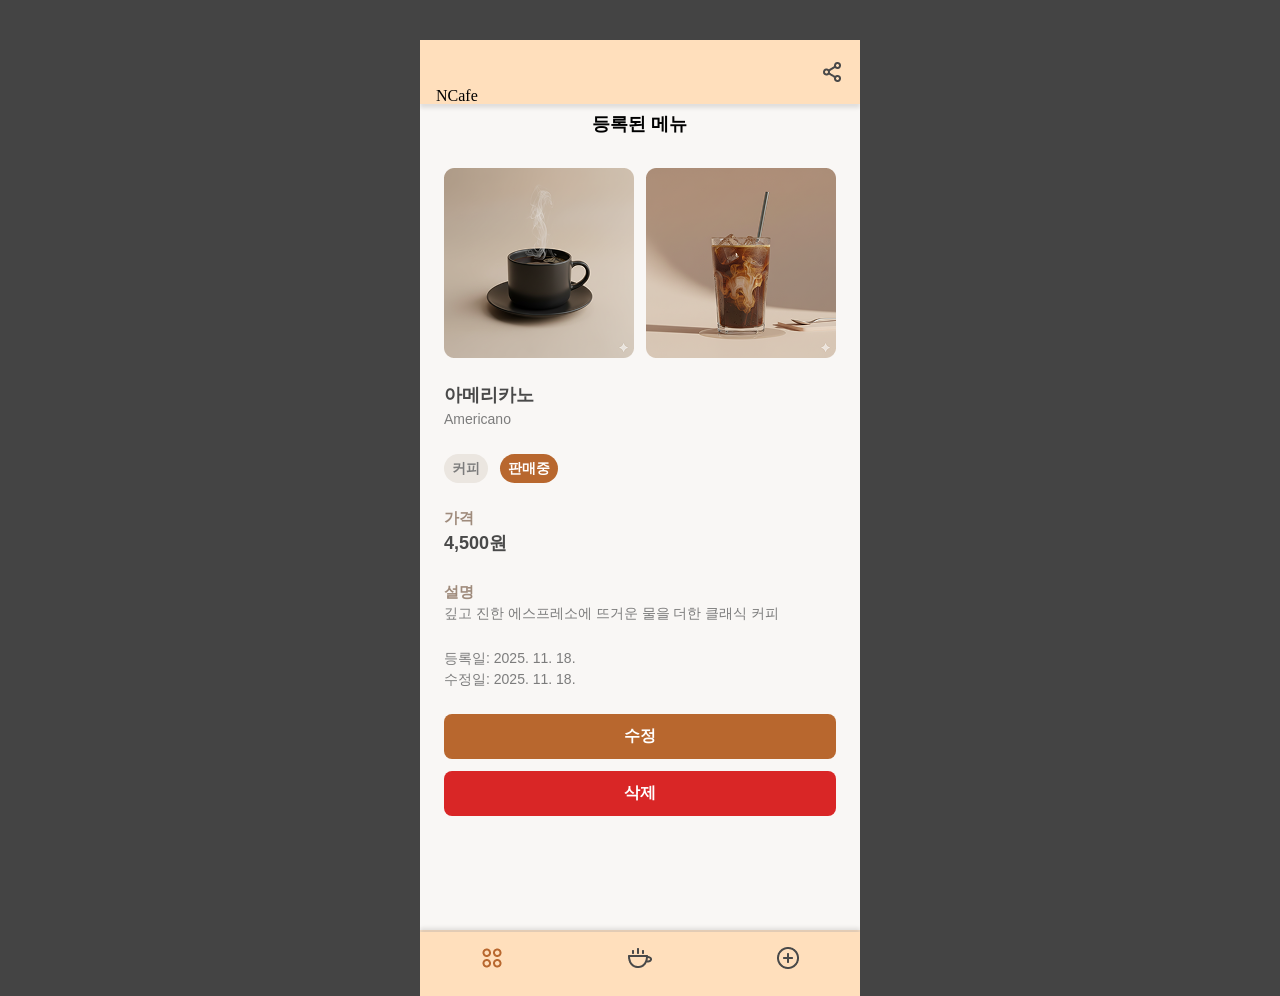
<file: report/menu/detail.html>
<!DOCTYPE html>
<html lang="en">

<head>
    <meta charset="UTF-8">
    <meta name="viewport" content="width=device-width, initial-scale=1.0">
    <title>Document</title>
    <link rel="stylesheet" href="/report/asset/css/reset.css">
    <link rel="stylesheet" href="/report/asset/css/common.css">
    <link rel="stylesheet" href="/report/asset/css/detail.css">  
</head>

<body>
    <div id="root">
        <!-- header s -->
        <header class="header">
            <h1><a href="/report/index.html"><span class="icon"></span>NCafe</a></h1> <!-- header 제목 -->
            <div>
                <button class="icon icon-share-btn"></button>
            </div>
        </header>
        <!-- header e -->
        <!-- main s -->
        <main>
            <!-- main/detail-section s -->
            <section class="main_section">
                <h1>등록된 메뉴</h1> <!-- main 제목 -->
                <div>
                    <!-- menu/detail/image-section s -->
                    <section>
                        <h1>메뉴 이미지</h1> <!-- menu/detail/image-section 제목 -->
                        <ul class="menu-image-section">
                            <li class="menu-image-1"></li>
                            <li class="menu-image-2"></li>
                        </ul>
                    </section>
                    <!-- menu/detail/image-section e -->
                    <!-- menu/detail/text-section s -->
                    <article class="menu-detail">
                        <h1 class="hidden-contents">아메리카노</h1> <!-- menu/detail/text-section 제목 -->
                        <dl>
                            <dt class="hidden-contents">한글명</dt>
                            <dd class="text-1">아메리카노</dd>
                            <dt class="hidden-contents">영문명</dt>
                            <dd class="text-margin-bottom">Americano</dd>
                            <dt class="hidden-contents">카테고리</dt>
                            <dd class="text-button button-1">커피</dd>
                            <dt class="hidden-contents">현재상태</dt>
                            <dd class="text-margin-bottom text-button button-2">판매중</dd>
                            <dt class="text-2">가격</dt>
                            <dd class="text-margin-bottom text-1">4,500원</dd>
                            <dt class="text-2">설명</dt>
                            <dd class="text-margin-bottom">깊고 진한 에스프레소에 뜨거운 물을 더한 클래식 커피</dd>
                            <dt class="hidden-contents">등록일</dt>
                            <dd>등록일: 2025. 11. 18.</dd>
                            <dt class="hidden-contents">수정일</dt>
                            <dd>수정일: 2025. 11. 18.</dd>
                        </dl>
                    </article>
                    <!-- menu/detail/text-section e -->
                </div>
            </section>
            <!-- main/detail-section e -->
            <!-- main/button-section s -->
            <section>
                <h1 class="hidden-contents">관리 작업</h1> <!-- main/button-section 제목 -->
                <div class="button-section">
                    <!-- <button type="button" onclick="location.href='list.html'">뒤로가기</button> -->
                    <button type="button" onclick="location.href='edit.html'" class="button-1">수정</button>
                    <button type="button" class="button-2">삭제</button>
                </div>
            </section>
            <!-- main/button-section e -->
        </main>
        <!-- main e -->
        <!-- footer s -->
        <footer class="footer">
            <section>
                <h1>사이트 정보</h1>
                <div>
                    <section>
                        <h1>회사정보</h1>
                        <dl>
                            <dt>상호</dt>
                            <dd>뉴카페</dd>
                            <dt>업자등록번호</dt>
                            <dd>111-222222-11</dd>
                            <dt>대표</dt>
                            <dd>뉴렉처</dd>
                        </dl>
                    </section>
                    <section>
                        <h1>연락처</h1>
                        <dl>
                            <dt>주소</dt>
                            <dd>서울시 마포구 백범로...</dd>
                            <dt>전화</dt>
                            <dd>02-111-333</dd>
                            <dt>이메일</dt>
                            <dd>help@ncafe.com</dd>
                        </dl>
                    </section>
                </div>
            </section>
        </footer>
        <!--  footer e -->
        <!-- nav s -->
        <nav class="nav">
            <h1>바로가기 메뉴</h1> <!-- nav 제목 -->
            <ul>
                <li><a class="icon icon-dashboard active" href="/report/index.html"></a></li>
                <li><a class="icon icon-menulist" href="/report/menu/list.html"></a></li>
                <li><a class="icon icon-create" href="/report/menu/create.html"></a></li>
            </ul>
        </nav>
        <!-- nav e -->
    </div>
</body>

</html>
</file>
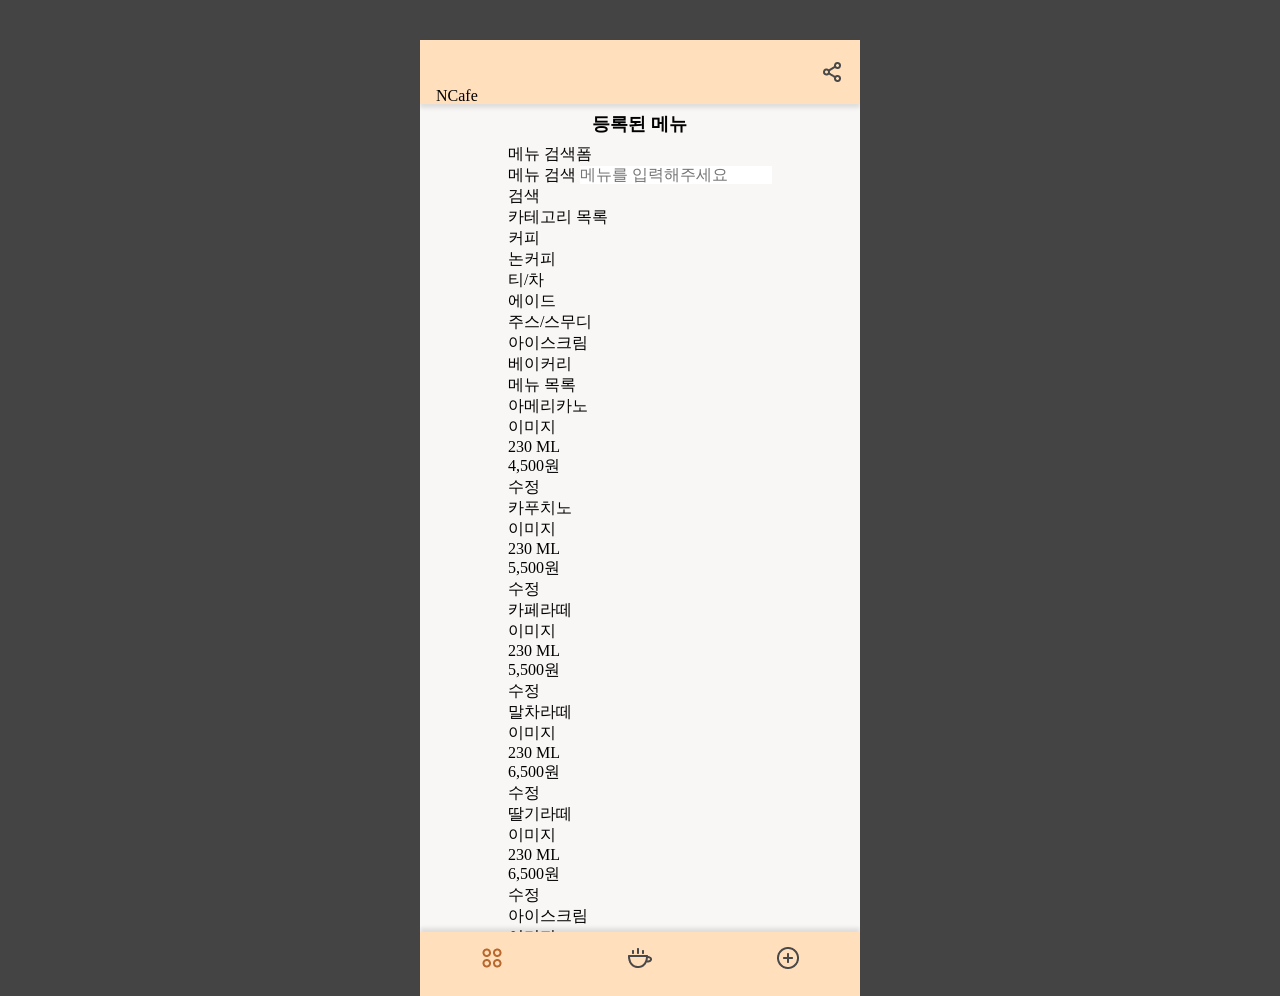
<file: report/menu/list.html>
<!DOCTYPE html>
<html lang="en">


<head>
    <meta charset="UTF-8">
    <meta name="viewport" content="width=device-width, initial-scale=1.0">
    <title>Document</title>
    <link rel="stylesheet" href="/report/asset/css/reset.css">
    <link rel="stylesheet" href="/report/asset/css/common.css">
</head>

<body>
    <div id="root">
        <!-- header s -->
        <header class="header">
            <h1><a href="/report/index.html"><span class="icon"></span>NCafe</a></h1> <!-- header 제목 -->
            <div>
                <button class="icon icon-share-btn"></button>
            </div>
        </header>
        <!-- header e -->
        <!-- main s -->
        <main>
            <!-- main section s -->
            <section class="main_section">
                <h1>등록된 메뉴</h1> <!-- main section 제목 -->
                <div>
                    <!-- 메뉴 검색 section s-->
                    <section>
                        <h1>메뉴 검색폼</h1> <!-- 메뉴검색 section 제목 -->
                        <form>
                            <label>메뉴 검색 <input type="text" name="menu-search" placeholder="메뉴를 입력해주세요"></label>
                            <div>
                                <button>검색</button>
                            </div>
                        </form>
                    </section>
                    <!-- 메뉴 검색 section e -->
                    <!--  카테고리 목록 section s -->
                    <section>
                        <h1>카테고리 목록</h1> <!-- 카테고리 section 제목  -->
                        <ul>
                            <li><button>커피</button></li>
                            <li><button>논커피</button></li>
                            <li><button>티/차</button></li>
                            <li><button>에이드</button></li>
                            <li><button>주스/스무디</button></li>
                            <li><button>아이스크림</button></li>
                            <li><button>베이커리</button></li>
                        </ul>
                    </section>
                    <!-- 카테고리 목록 section e -->
                    <!-- 메뉴 목록 section s -->
                    <section>
                        <h1>메뉴 목록</h1> <!-- 메뉴목록 section 제목 -->
                        <ul>
                            <!-- 메뉴 -->
                            <li>
                                <article onclick="location.href='detail.html'">
                                    <h1>아메리카노</h1> <!-- 메뉴 제목 -->
                                    <div>
                                        <div>이미지</div>
                                        <div>230 ML</div>
                                        <div>4,500원</div>
                                        <div>
                                            <button
                                                onclick="event.stopPropagation(); location.href='edit.html';">수정</button>
                                        </div>
                                    </div>
                                </article>
                            </li>
                            <!-- 메뉴 -->
                            <li>
                                <article onclick="location.href='detail.html'">
                                    <h1>카푸치노</h1>
                                    <div>
                                        <div>이미지</div>
                                        <div>230 ML</div>
                                        <div>5,500원</div>
                                        <div>
                                            <button>수정</button>
                                        </div>
                                    </div>
                                </article>
                            </li>
                            <!-- 메뉴 -->
                            <li>
                                <article>
                                    <h1>카페라떼</h1>
                                    <div>
                                        <div>이미지</div>
                                        <div>230 ML</div>
                                        <div>5,500원</div>
                                        <div>
                                            <button>수정</button>
                                        </div>
                                    </div>
                                </article>
                            </li>
                            <!-- 메뉴 -->
                            <li>
                                <article>
                                    <h1>말차라떼</h1>
                                    <div>
                                        <div>이미지</div>
                                        <div>230 ML</div>
                                        <div>6,500원</div>
                                        <div>
                                            <button>수정</button>
                                        </div>
                                    </div>
                                </article>
                            </li>
                            <!-- 메뉴 -->
                            <li>
                                <article>
                                    <h1>딸기라떼</h1>
                                    <div>
                                        <div>이미지</div>
                                        <div>230 ML</div>
                                        <div>6,500원</div>
                                        <div>
                                            <button>수정</button>
                                        </div>
                                    </div>
                                </article>
                            </li>
                            <!-- 메뉴 -->
                            <li>
                                <article>
                                    <h1>아이스크림</h1>
                                    <div>
                                        <div>이미지</div>
                                        <div>230 ML</div>
                                        <div>4,500원</div>
                                        <div>
                                            <button>수정</button>
                                        </div>
                                    </div>
                                </article>
                            </li>
                            <!-- 메뉴 -->
                            <li>
                                <article>
                                    <h1>아포가토</h1>
                                    <div>
                                        <div>이미지</div>
                                        <div>230 ML</div>
                                        <div>4,500원</div>
                                        <div>
                                            <button>수정</button>
                                        </div>
                                    </div>
                                </article>
                            </li>
                            <!-- 메뉴 -->
                            <li>
                                <article>
                                    <h1>초코라떼</h1>
                                    <div>
                                        <div>이미지</div>
                                        <div>230 ML</div>
                                        <div>6,500원</div>
                                        <div>
                                            <button>수정</button>
                                        </div>
                                    </div>
                                </article>
                            </li>
                            <!-- 메뉴 -->
                            <li>
                                <article>
                                    <h1>케모마일티</h1>
                                    <div>
                                        <div>이미지</div>
                                        <div>230 ML</div>
                                        <div>4,500원</div>
                                        <div>
                                            <button>수정</button>
                                        </div>
                                    </div>
                                </article>
                            </li>
                            <!-- 메뉴 -->
                            <li>
                                <article>
                                    <h1>히비스커스티</h1>
                                    <div>
                                        <div>이미지</div>
                                        <div>230 ML</div>
                                        <div>4,500원</div>
                                        <div>
                                            <button>수정</button>
                                        </div>
                                    </div>
                                </article>
                            </li>
                            <!-- 메뉴 -->
                            <li>
                                <article>
                                    <h1>녹차</h1>
                                    <div>
                                        <div>이미지</div>
                                        <div>230 ML</div>
                                        <div>4,500원</div>
                                        <div>
                                            <button>수정</button>
                                        </div>
                                    </div>
                                </article>
                            </li>
                            <!-- 메뉴 -->
                            <li>
                                <article>
                                    <h1>초코라떼</h1>
                                    <div>
                                        <div>이미지</div>
                                        <div>230 ML</div>
                                        <div>6,500원</div>
                                        <div>
                                            <button>수정</button>
                                        </div>
                                    </div>
                                </article>
                            </li>
                            <!-- 메뉴 -->
                            <li>
                                <article>
                                    <h1>홍차</h1>
                                    <div>
                                        <div>이미지</div>
                                        <div>230 ML</div>
                                        <div>4,500원</div>
                                        <div>
                                            <button>수정</button>
                                        </div>
                                    </div>
                                </article>
                            </li>
                        </ul>
                    </section>
                    <!-- 메뉴 목록 section e -->
                </div>
            </section>
            <!-- main section e -->
        </main>
        <!-- main e -->
        <!-- footer s -->
        <footer class="footer">
            <section>
                <h1>사이트 정보</h1>
                <div>
                    <section>
                        <h1>회사정보</h1>
                        <dl>
                            <dt>상호</dt>
                            <dd>뉴카페</dd>
                            <dt>업자등록번호</dt>
                            <dd>111-222222-11</dd>
                            <dt>대표</dt>
                            <dd>뉴렉처</dd>
                        </dl>
                    </section>
                    <section>
                        <h1>연락처</h1>
                        <dl>
                            <dt>주소</dt>
                            <dd>서울시 마포구 백범로...</dd>
                            <dt>전화</dt>
                            <dd>02-111-333</dd>
                            <dt>이메일</dt>
                            <dd>help@ncafe.com</dd>
                        </dl>
                    </section>
                </div>
            </section>
        </footer>
        <!-- footer e -->
        <!-- nav s -->
        <nav class="nav">
            <h1>바로가기 메뉴</h1> <!-- nav 제목 -->
            <ul>
                <li><a class="icon icon-dashboard active" href="/report/index.html"></a></li>
                <li><a class="icon icon-menulist" href="/report/menu/list.html"></a></li>
                <li><a class="icon icon-create" href="/report/menu/create.html"></a></li>
            </ul>
        </nav>
        <!-- nav e -->
    </div>
</body>


</html>
</file>
<file: report/asset/css/common.css>
/* 공통 */
/* html 크기 지정 */
html {
    width: 100%;
    height: 100%;
}

/* body 크기 및 색상 지정 */
body {
    width: 100%;
    height: 100%;
    background-color: #444444;
}

/* 기본 root 형식 지정 */
#root {
    display: flex; /* flex정렬 */
    flex-direction: column;/* 세로정렬 */
    width: 440px; /* 지정한 넓기 */
    height: 956px;/* 지정한 높이 */
    margin: 40px auto; /* 위아래 공백 (보기 편하게 하기위함) */
    overflow: scroll; /* 넘치는 컨텐츠 스크롤 */

    /* 스크롤바 없애는 작업 */
    &::-webkit-scrollbar {
        display: none;
        width: 0;
        height: 0;
    };
    scrollbar-width: none;
    -ms-overflow-style: none;
}

/* 공통 아이콘 내용 */
.icon {
    width: 48px; /* 지정한 넓이 */
    height: 48px; /* 지정한 높이 */
    display: block; /* 블럭으로 처리 */
    background-size: contain; /* 크기 본인 비율 유지 */
    background-repeat: no-repeat; /* 반복 없음 */
    background-position: center; /* 가운데 정렬 */
}

/* header */
.header {
    box-sizing: border-box; /* padding 있음으로 추가 */
    display: flex; /* flex 정렬 */
    width: 100%; /* 부모의 넓이 채우기 */
    height: 64px; /* 지정한 높이 */
    background-color: #ffdfbc; /* header 색상 */
    box-shadow: 0px 4px 4px 0px rgba(0, 0, 0, 0.1); /* header 하단 그림자 표시 */
    position: sticky; /* header의 위치는 유지 그러나 내릴때도 따라오게 하기 */
    top: 0; /* 상단에 붙히기 */
    justify-content: space-between; /* 헤더 로고와 공유하기 버튼 좌우로 붙히기 */
    padding: 16px; /* 패딩 지정 */
    flex-shrink: 0; /* 크기가 줄어들지 않게 하기 */
    align-items: center; /* 가로선 가운데 정렬 */
}

/* header 안에 아이콘 포함 제목 */
.header-root {
    display: flex; /* flex 정렬 */
    flex-direction: row; /* 가로 정렬 */
    font-size: 16px; /* 글씨 크기 */
    font-weight: bold; /* 글씨 두께 */
    color: #B8672E; /* 글씨 색상 */
    font-family: sans-serif; /* 글씨체 */
    gap: 4px; /* 아이콘과 글 사이 간격 */
}

/* header 안 아이콘  */
.header-root span{
    width: 24px; /* 아이콘 넓이 */
    height: 24px; /* 아이콘 높이 */
    background-image: url(/report/asset/image/main-icon.png); /* 아이콘 배경 이미지 */
}

/* 공유하기 버튼 */
.icon-share-btn {
    width: 24px; /* 아이콘 넓이 */
    height: 24px; /* 아이콘 높이 */
    background-image: url(/report/asset/image/share-icon.png); /* 아이콘 배경 이미지 */
}

/* main */
main {
    box-sizing: border-box; /* padding 있음으로 추가 */
    width: 100%; /* 부모의 넓이 채우기 */
    flex-grow: 1; /* 나머지 margin 채우기 */
    flex-shrink: 0; /* 자신의 크기 유지 */
    min-height: 826px; /* 전체크기 - 헤더 - 네비 ( footer가 침범함 )*/
    background-color: #F9F7F5; /* main 배경색 */
    padding: 0 24px; /* 패딩 추가 */
}

/* main 안쪽 직계 section */
.main_section {
    width: 100%; /* 넓이 채우기 */
    height: 100%; /* 높이 채우기 */
    display: flex; /* flex 정렬 */
    flex-direction: column; /* 세로 정렬 */
    align-items: center; /* 가운데 정렬 */
}

/* main section 제목 */
.main_section>h1{
    font-size: 18px; /* 글씨 크기 */
    font-weight: bold; /* 글씨 굵기 */
    font-family: sans-serif; /* 글씨체 */
    padding: 8px 0; /* padding */
    box-sizing: border-box; /* padding 있음으로 */
    /* height: 40px; */
}

/* nav */
.nav {
    width: 100%; /* 부모의 넓이 채우기 */
    height: 64px; /* 지정된 높이 */
    position: sticky; /* 자기 자리 유지한 채 따라오기 */
    background-color: #ffdfbc; /* nav 색상 */
    box-shadow: 0px -4px 4px 0px rgba(0, 0, 0, 0.1); /* nav 상단 그림자 효과 */
    bottom: 0; /* 하단에 붙히기 */
    flex-shrink: 0; /* 자기 영역 유지 */
}

/* nav 제목 */
.nav>h1 {
    display: none; /* 보이지 않게 처리 */
}

/* nav 안쪽 ul (이동목록)*/
.nav>ul {
    box-sizing: border-box; /* padding 있음으로 */
    width: 100%; /* 부모 넓이 채우기 */
    height: 100%; /* 부모 높이 채우기 */
    display: flex; /* flex 정렬 */
    flex-direction: row; /* 가운데 정렬 */
    align-items: center; /* 가로축 가운데 정렬 */
    justify-content: space-between; /* 양끝에 붙히고 거리 나누기 */
    padding: 0 48px 12px 48px; /* padding 상 우 하 좌 */
}

/* 아이콘 배경 지정 */
/* 대시보드 */
.icon-dashboard {
    background-image: url(/report/asset/image/dashboard-icon.png);
}

/* 대시보드 활성화 */
.icon-dashboard.active {
    background-image: url(/report/asset/image/dashboard-active-icon.png);
}

/* 메뉴목록 */
.icon-menulist {
    background-image: url(/report/asset/image/menulist-icon.png);
}

/* 메뉴목록 활성화 */
.icon-menulist.active {
    background-image: url(/report/asset/image/menulist-active-icon.png);
}

/* 메뉴생성 */
.icon-create {
    background-image: url(/report/asset/image/create-icon.png);
}

/* 메뉴생성 활성화 */
.icon-create.active {
    background-image: url(/report/asset/image/create-active-icon.png);
}

/* footer */
.footer {
    box-sizing: border-box; /* padding 있음으로 */
    width: 100%; /* 넓이 채우기 */
    background-color: #fae1c7; /* footer 색상 */
    padding: 20px; /* padding */
}

/* footer section 영역 ( 직계 section ) */
.footer>section {
    width: 100%; /* 넓이 채우기 */
    display: flex; /* flex 정렬 */
    flex-direction: column; /* 세로 정렬 */
    gap: 16px; /* 간격 16 */
}

/* footer 섹션 제목 (큰제목) */
.footer>section>h1 {
    font-size: 16px; /* 글씨 사이즈 */
    font-weight: bold; /* 글씨 두께 */
    color: #744221; /* 제목 색상 */
    /* border-bottom: 3px solid rgba(104, 58, 25, 0.3);
    padding-bottom: 15px;
    box-sizing: border-box; */
}

/* footer 섹션 안 내용물 */
.footer>section>div{
    width: 100%; /* 넓이 채우기 */
    display: flex; /* flex 정렬 */
    flex-direction: column; /* 세로 정렬 ( 정보들 / 저작권 ) */
}

/* footer 정보들 section */
.site-info-section{
    width: 100%; /* 넓이 채우기 */
    display: flex; /* flex 정렬 */
    flex-direction: row; /* 가로 정렬 */
    justify-content: space-between; /* 양끝 맞추고 알아서 정렬 */
}

.site-info-section>section {
    border-left: 1px solid rgba(184, 103, 46, 0.3); /* 왼쪽 밑줄 */
    padding-left: 15px; /* 밑줄과 컨텐츠 사이 거리 */
    box-sizing: border-box; /* padding 있음으로 */
}

/* footer site-info-section 안에 소제목 */
.site-info-section h1{
    font-size: 12px; /* 글씨 크기 */
    font-weight: bold; /* 글씨 굵기 */
    color: #4b382b; /* 글씨 색상 */
}

/* footer 목록과 제목 띄우기 */
/* dl - 정보, ul - 바로가기 */
.footer dl, .footer ul{
    margin-top: 10px; /* 상단 여백 */
}

/* footer 정보 글씨 크기 지정 */
.footer dl *, .footer ul li{
    font-size: 10px; /* 글씨 크기 */
}

/* 정보 제목 */
.footer dl dt{
    font-weight: bold; /* 글씨 굵기 */
    color:#8C471A; /* 글씨 색상 */
}

/* 정보 내용 */
.footer dl dd{
    font-weight: normal; /* 글씨 굵기 */
    color:#555555; /* 글씨 색상 */
}

/* 바로가기 내용 */
.footer ul li{
    font-weight: bold; /* 글씨 굵기 */
    color:#e4803d; /* 글씨 색상 */
}

/* footer 저작권 내용 */
.copyright {
    box-sizing: border-box; /* padding 있음으로 */
    width: 100%; /* 넓이 채우기 */
    text-align: center; /* 가운데 정렬 */
    margin-top: 20px; /* 상단 여백 */
    border-top: 3px solid rgba(104, 58, 25, 0.3); /* 상단 밑줄 */
    padding-top: 15px; /* 컨텐츠와 밑줄 사이 패딩 */
    font-size: 10px; /* 글씨 크기 */
    color: #202020; /* 글씨 색상 */
}

.hidden {
    display: none;
}
</file>
<file: report/asset/css/index.css>
/* 개인 */

/* main_section index의 설정 */
.main_section {
    gap: 48px /* 사이간격 */
}

/* main 안쪽 chart section */
.chart_section {
    display: flex; /* flex 정렬 */
    width: 100%; /* 넓이 채우기 */
    flex-direction: column; /* 세로정렬 */
    gap: 48px /* 사이간격 */
}

/* chart section 안쪽 article */
.chart_section article {
    display: flex; /* flex 정렬 */
    width: 100%; /* 넓이 채우기 */
    height: 350px; /* 높이 지정 */
    flex-direction: column; /* 세로 정렬 */
    align-items: center; /* 가운데 정렬 */
    gap: 16px; /* 사이 간격 */
}

/* 차트 중간 제목 */
.chart_section article h1 {
    font-size: 16px; /* 글씨 크기 */
    font-family: sans-serif; /* 글씨체 */
}

/* 차트 이미지 */
.chart_section article>div>img{
    width: 100%; /* 넓이 채우기 */
    height: 300px; /* 높이 지정 */
    object-fit: contain; /* 비율 유지하기 */
}
</file>
<file: css/style.css>
@import url('n-icon.css');
/* == heading == */

:root{
    --color-base-1: #ffffff;
    --color-base-2: #e9e9e9;
    --color-base-3: #c1c1c1;
    --color-base-4: #888888;
    --color-base-5: #666666;
    --color-base-6: #595959;
    --color-base-7: #484848;
    --color-base-8: #292929;
    --color-base-9: #000000;
    --color-main-1: #d48700;
    --color-main-2: #944813;
    --color-main-3: #5e2808;
    --color-accent-1: #334DCF;


    --heading-color: #494949;
    --heading-size-1: 18px;
    --heading-size-2: 14px;
    --heading-size-3: 14px;  
    --heading-weight-1: bold;
    --heading-weight-2: normal;

    --icon-size-1: 20px;
    --icon-size-2: 24px;
    --icon-size-3: 32px;
    --icon-size-4: 40px;

    
    
}

/* .heading{    
    color: #494949;
} */

/* .heading\:1, 
.heading\:2,
.heading\:3,
.heading\:4{
    color: #494949;
} */

.heading\:1{
    font-size: var(--heading-size-1);
    font-weight: var(--heading-weight-1);
    color: var(--heading-color);
}

.heading\:2{
    font-size: var(--heading-size-2);
    font-weight: var(--heading-weight-2);
    color: var(--heading-color);
}

.heading\:3{
    font-size: var(--heading-size-3);
    font-weight: var(--heading-weight-2);
    color: var(--heading-color);
}




/* 
 1. 더 큰 아이콘이 필요할 때는?
 2. 색이 다른 아이콘을 사용할 때는?
 
 아이콘 : 5 가지
 색상은 : 3 가지
 크기는 : 3 가지
 총 : 5 * 3 * 3 = 45 가지 */
</file>
<file: css/n-icon.css>
.n-icon{    
    --icon-type: "";
    --icon-color: var(--color-base-9);
    --icon-size: var(--icon-size-2);
    --icon-weight: 400;
    --icon-fill: 0;
}

@media (prefers-color-scheme: dark) {
    .n-icon{
        --icon-color: var(--color-base-1);        
    }
}

.n-icon::before{
    /* boxing */
    /* width: 24px;
    height: 24px; */
    
    /* layout */
    display: inline-flex;
    justify-content: center;
    align-items: center;

    /* content */
    font-family: "Material Symbols Outlined";
    font-weight: var(--icon-weight);
    font-size: var(--icon-size);
    color: var(--icon-color);
    content: var(--icon-type);
    font-variation-settings: 'FILL' var(--icon-fill);
}

.icon\:favorite::before{
    --icon-type: "\e87d"; 
}

.icon\:settings::before{
    --icon-type: "\e8b8";
}

.icon-color\:main-1::before{
    --icon-color: var(--color-main-1);
}

.icon-color\:main-2::before{
    --icon-color: var(--color-main-2);
}

.icon-color\:main-3::before{
    --icon-color: var(--color-main-3);
}

.icon-color\:accent-1::before{
    --icon-color: var(--color-accent-1);
}

.icon-size\:1::before{
    --icon-size: var(--icon-size-1);
}

.icon-size\:2::before{
    --icon-size: var(--icon-size-2);
}

.icon-size\:3::before{
    --icon-size: var(--icon-size-3);
}

.icon-weight\:1::before{
    --icon-weight: 100;
}

.icon-weight\:2::before,
.icon-weight\:light::before{
    --icon-weight: 200;
}

.icon-weight\:3::before{
    --icon-weight: 300;
}

.icon-weight\:4::before,
.icon-weight\:normal::before{
    --icon-weight: 400;
}

.icon-weight\:5::before{
    --icon-weight: 500;
}

.icon-weight\:6::before{
    --icon-weight: 600;
}

.icon-weight\:7::before,
.icon-weight\:bold::before{
    --icon-weight: 700;
}

.icon-fill\:0::before{
    --icon-fill: 0;
}

.icon-fill\:1::before{
    --icon-fill: 1;
}


/*
1. CSS 가 뭐예요?
2. CSS로 스타일을 준다면 둘로 나눠서 처리한다.
   -박스 스타일
   -콘텐츠 스타일
3. 박스 스타일과 관련된
   - 박스의 크기
   - 박스의 레이아웃
   - 박스의 여백(패딩, 마진)
   - 박스의 배경
   - 박스의 테두리
   - 박스의 그림자
   - 박스의 투명도
4. 콘텐츠 스타일의 종류
    - 콘텐츠 박스(목록,표,폼,제목, 문장)
    - 콘텐츠(텍스, 이미지...)
5. 콘텐츠 스타일 리렛
    - 폰트의 크기, 색상......
    - 제목을 ... 스타일

// 잠깐... 페이지 하나 : 3일 동안 진행
// 페이지 두 번째 : 3일
첫 페이지 3일->5일 : 집중화
두 페이지 : 2시간
세 페이지 : 1시간

말단 스타일 : 헤더(*), 아이콘(*), 버튼...
스타일 속성 + 아키텍처(*********) 


*/
</file>
<file: admin/layout.css>
#root{
    background-color: #f8f8f8;

    width: 100%; /* 고정크기(cm, mm / px), 가변크기(em, rem, %, vw, vh)*/
    height:100%;

    display: flex;
    flex-direction: column;
}

@media (prefers-color-scheme: dark) {
    #root{
        background-color: #121212;
    }
}


/*

// 가장 큰 박스(박스의 기본 레이아웃(flex 레이아웃),  -> 작은 박스 -> 콘텐츠
1. 가장 밖에 있는 박스 확인
2. 박스의 정렬(오토/수동) 방식 확인
3. 정렬과 여백의 관계 확인
4. 박스의 패딩, 마진 확인
5. 박스 꾸미기 : 쉐도우, 배경, 보더, 등...
6. 크기가 고정된 박스의 오버플로우 처리 확인
-------------------------------------
// 콘텐츠 박스에 대한 스타일
1. 리셋
   : 콘텐츠를 감싸는 블록의 기존 스타일을 제거하기 위한 스타일
     h1,...h6, ul, li, .... a, strong, u, ...
2. 콘텐츠 스타일(이미지, 아이콘, 버튼, 제목,..)
   : heading, icon, button, list, card, ...
3. 스타일의 집중화
   1. 공통분모를 모아서 처리하기
   2. 공통분모를 작성하는 방식 
     - 조립형식, 확장형식
4. 콘텐츠 박스 배치
   : layout
====================================================

1. 박스크기
    1. 박스의 기본 크기
    너비 : 100%/inherit
    높이 : 0 -> 자식이 높이를 결정한다.
    2. 가장 상위 박스는?
    html -> body -> div#root -> header, main, footer
    3. 박스의 크기를 설정하기
    크기 단위 : cm, mm, px | em, rem, %, vw, vh
    4. 크기 상속
    - 자식 박스가 부모 박스의 크기를 상속받는다.
        % vs inherit
2. 박스의 여백
    1. 마진
        - 박스의 외부 여백
    2. 패딩
        - 박스의 내부 여백
3. 박스의 배치
    1. 기본 레이아웃
        - 위에서 아래로 배치
        - 왼쪽에서 오른쪽으로 배치
    2. 박스의 레이아웃 설정
        1. flexbox 설정
        - display : flex;
        - flex-direction : row | row-reverse | column | column-reverse;
        2. 박스정렬방식
        - 메인 축 방향 정렬 : justify-content
        - 교차 축 방향 정렬 : align-items
        3. 특정 아이템 정렬
        - justify-self
        - align-self
        4. 특정 아이템 사이에 여백 넣기
        - margin-auto
        ** 모든 정렬은 박스를 이동시키는 것이 아니라 여백을 이동시키는 작업이다.
            즉. 백이여 없으면 정렬도 없다.
        5. 박스 선택
        - class 명으로 선택하는 것이 유리하다.
        6. 정렬과 박스 크기
        - 수직축 크로스 정렬을 할 때는 컨텐츠의 크기가 박스의 크기가 된다.

4. 박싱 실습    
5. 박스에 패딩주기
    padding-top: 10px;
    padding-bottom: 10px;
    padding-left: 10px;
    padding-right: 10px;
    1. 축약표현
        padding: 10px 20px 30px 40px;
        padding: 10px 20px;
    2. 박스크기에 영향을 주는 속성
        padding -> box-sizing: border-box;
6. 박스의 수동 위치
    // 자동위치이므로 절대좌표를 사용할 수 없는 position
    1. position: static;
    // 절대좌표를 이용하는 position 
    - 중요 한 부분은 left/top을 사용할 때 그 원점이 무엇인지에 따라서
    - 다음 4가지 경우가 있다.
    2. position: absolute; // 문서의 좌/상단 꼭지점이 원점
    3. position: fixed;    // 화면의 좌/상단 꼭지점이 원점
    4. position: sticky;
    5. position: relative;
7. shadow : box-shadow: 10px 10px 10px 10px rgba(0, 0, 0, 0.5);
8. background
9. 목록/표/..../
10. 컨텐트
11. 클래스를 잘 정리(...) / 슈도 클래스, 슈도 엘리먼트
*/
html{
    height: 100%;
}

body{
    height:100%;
    margin:0;

    
}

/* 공통 분모는 위에 */
.header, 
main{    
    /* background-image: url(../image/pngtree.jpg);
    background-size: contain;
    background-position: center;
    background-repeat: no-repeat; 
    background: url(../image/pngtree.jpg) no-repeat center center;
    background-size: contain;
    background-position: center 100px;
    background-attachment: fixed;    */

}

/* 특화된 속성은 덮어쓸 수 있는 아래에 */
.header{
    /* boxing */
    height: 64px;
    width: 100%;
    /* background-color: yellow; */
    /* background-position: left 0px; */
    padding:0 16px;
    
    position: sticky; 
    top: 0;
}
.body{
    /* boxing */
    /* background-color: transparent;       */

    /* layout */
    flex-grow: 1;

    display: flex;
    /* flex-direction: row; */
}

.aside{
    /* boxing */
    box-sizing: border-box;
    width: 48px;
    background-color: white;

    padding:10px;
}

main{
    /* boxing */
    flex-grow: 1; 
    padding:20px;   
    
    position: relative;
}

.box{
    width: 100px;
    height: 100px;
    background-color: red;

    position: absolute;
    top: 200px;
    left: 200px;

    border-top-left-radius: 10px;
    border-top-right-radius: 10px;
    border-bottom-left-radius: 10px;
    border-bottom-right-radius: 10px;
}

.tool-bar{
    /* boxing */
    height: 64px;
    width: 100%;
    background-color: rgb(171, 245, 175);
    padding:0 16px;
    
    position: fixed; 
    /* top:500px;     */
    bottom: 0;
}

.footer{
    /* boxing */
    height: 100px;
    background-color: white;      
}
</file>
<file: report/asset/css/create.css>
/* create main 설정 */
.main_section {
    gap: 24px; /* 사이간격 */
}

/* form 설정 */
.create-form {
    display: flex; /* flex 정렬 */
    width: 100%; /* 넓이 채우기 */
    height: 100%; /* 높이 채우기 */
    gap: 16px; /* 사이 간격 */
    flex-direction: column; /* 세로정렬 */
}

/* 폼안의 값 label */
.create-form>div>label{
    width: 100%; /* 넓이 채우기 */
    height: 100%; /* 높이 채우기 */
    font-size: 12px; /* 글씨 크기 */
    color: #494949; /* 글씨 색상 */
}

/* 필수조건 * */
.create-form>div>label>span {
    font-size: 12px; /* 글씨 크기 */
    color: red; /* 글씨 색상 */
}

/* label 의 select, input, textarea 태그 공통특성 */
.create-form>div>label>textarea,
.create-form>div>label>select,
.create-form>div>label>input {
    margin-top: 4px; /* 상단 여백 ( 라벨과의 사이 ) */
    box-sizing: border-box; /* padding 있음으로 */
    width: 100%; /* 넓이 채우기 */
    border-radius: 6px; /* 모서리 둥굴게 */
    border: 1px solid #BABABA; /* 외각선 */
    padding: 8px 12px; /* padding */
    height: 40px; /* 높이 지정 */
}

/* label 의 input태그 file */
.create-form>div>label>input[type=file]{
    height: 120px; /* 높이 지정 */
    border: 1px dashed #BABABA; /* 외각선 점처리 */
    background-color: #EBEBEB; /* 배경색 */
    background-image: url(/report/asset/image/inputfile-icon.png);
}

.create-form>div>label>textarea{
    height: 100px; /* 높이 지정 */
    resize: none; /* 사이즈 변환 금지 */
}

/* checkBox div */
.checkbox-form {
    display: flex; /* flex 정렬 */
    flex-direction: row; /* 가로정렬 */
    justify-content: space-between; /* 양끝에 붙히기 */
}

/* Hot Ice 체크박스 */
.form-is-hot-ice-chkbox {
    display: flex; /* flex 정렬 */
    justify-content: space-between; /* 양끝 붙히기 */ 
    gap: 10px;
}

.form-chkBox-sellable>label,
.form-is-hot-ice-chkbox>div>label {
    height: 100%; /* 높이 채우기 */
    font-size: 12px; /* 글씨 크기 */
    color: #494949; /* 글씨 색상 */
    display: flex; /* flex 정렬 */
    flex-direction: row; /* 가로정렬 */
    align-items: center; /* 수평선 정렬 */
    gap: 5px; /* 사이간격 */
}

.chkBox-hot,
.chkBox-ice,
.chkBox-sellable {
    display: none;
 }

.chkBox-sellable+span {
    width: 48px; /* 높이지정 */
    height: 24px; /* 넓이지정 */
    background-image: url(/report/asset/image/btnToggle-icon.png); /* 배경 */
 }

 .chkBox-sellable:checked+span {
    width: 48px; /* 높이지정 */
    height: 24px; /* 넓이지정 */
    background-image: url(/report/asset/image/btnToggle-active-icon.png); /* 배경 */
 }

 .chkBox-ice+span,
 .chkBox-hot+span {
    width: 24px; /* 높이지정 */
    height: 24px; /* 넓이지정 */
    background-image: url(/report/asset/image/radioButton-icon.png); /* 배경 */
 }

 .chkBox-ice:checked+span,
 .chkBox-hot:checked+span {
    width: 24px; /* 높이지정 */
    height: 24px; /* 넓이지정 */
    background-image: url(/report/asset/image/radioButton-active-icon.png); /* 배경 */
 }

/* 페이지 전반적인 버튼 */
.button-page {
    display: flex; /* flex 정렬 */
    flex-direction: column; /* 세로 정렬 */
    gap: 12px; /* 사이간격 */
    margin-bottom: 10px; /* 하단 간격 */
}

/* 버튼 속성 */
.button-page button {
    display: block; /* 블럭처리 */
    width: 100%; /* 넓이 채우기 */
    height: 40px; /* 높이 지정 */
    border-radius: 8px; /* 모서리 둥굴게 */
    font-size: 14px; /* 글씨 크기 */
    font-weight: bold; /* 글씨 굵기 */
}

/* 버튼의 첫번째 */
.button-page button:nth-child(1) {
   background-color: #B8672E; /* 버튼 색상 */
   color: #FFFF; /* 글씨 색상 */
}

/* 버튼의 두번째 */
.button-page button:nth-child(2) {
    background-color: #DBDBDB; /* 버튼 색상 */
    color: #494949; /* 글씨 색상 */
 }
</file>
<file: report/asset/css/detail.css>
.menu-image-section {
    display: flex;
    flex-direction: row;
    width: 100%;
    height: auto;
    gap: 12px;;
}

.main_section > div > section > h1 {
    display: none
}

.main_section, .main_section > div {
    display: flex;
    flex-direction: column;
    gap: 24px;
}

.menu-image-1 {
    width: 190px;
    height: 190px;
    background-size: contain;
    background-repeat: no-repeat;
    background-position: center;
    background-image: url(/report/asset/image/americano-1.png);
}

.menu-image-2 {
    width: 190px;
    height: 190px;
    background-size: contain;
    background-repeat: no-repeat;
    background-position: center;
    background-image: url(/report/asset/image/americano-2.png);
}

.hidden-contents {
    display: none;
}

.menu-detail dl dd {
    font-size: 14px;
    color: #7C7C7C;
    font-family: sans-serif;
    line-height: 1.5;
}

.menu-detail dl dt {
    font-size: 16px;
    color: #9F8B7C;
    font-family: sans-serif;
    line-height: 1.5;
}

.text-margin-bottom{
    margin-bottom: 24px;
}

.menu-detail .text-1 {
    font-size: 18px;
    font-weight: bold;
    color: #494949;
}

.menu-detail .text-2 {
    font-size: 15px;
    font-weight: bold;
    color: #9F8B7C;
}

.menu-detail .text-button {
    display: inline-block;
    padding: 4px 8px;
    margin-right: 8px;
    border-radius: 15px;
    font-weight: bold;
}

.menu-detail .button-1 {
    background-color: #EBE6E0;
}

.menu-detail .button-2 {
    background-color: #B8672E;
    color: white;
}

.main_section {
    height: auto !important; /* height: 100%를 오버라이드 */
}

.button-section {
    display: flex !important; /* block 대신 flex 사용 */
    flex-direction: column;
    gap: 12px;
    margin-top: 24px; /* 위 섹션과 간격 추가 */ 
    margin-bottom: 48px;
}

.button-section .button-1 {
    display: block;
    width: 100%;
    padding: 12px;
    border-radius: 8px;
    font-weight: bold;
    background-color: #B8672E;
    color: white;
}

.button-section .button-2 {
    display: block;
    width: 100%;
    padding: 12px;
    border-radius: 8px;
    font-weight: bold;
    background-color: #D92626;
    color: white;
}
</file>
